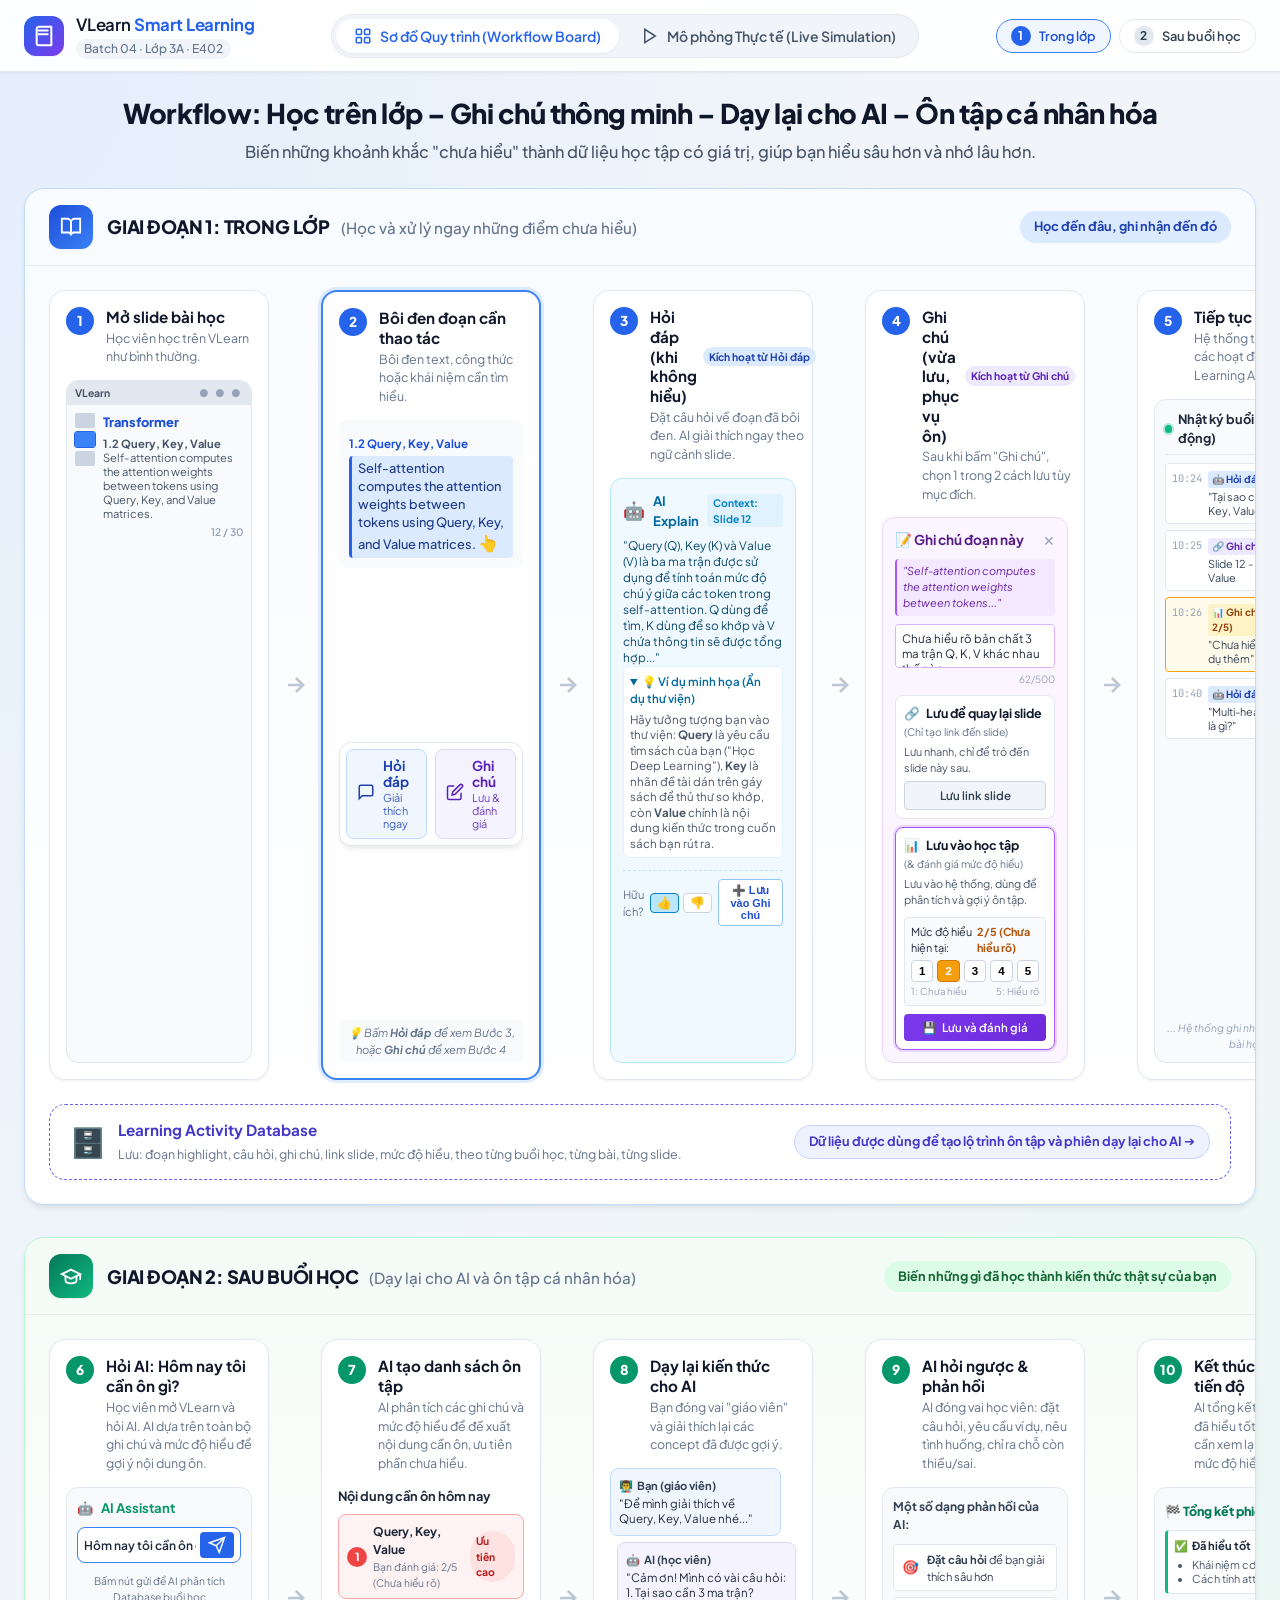
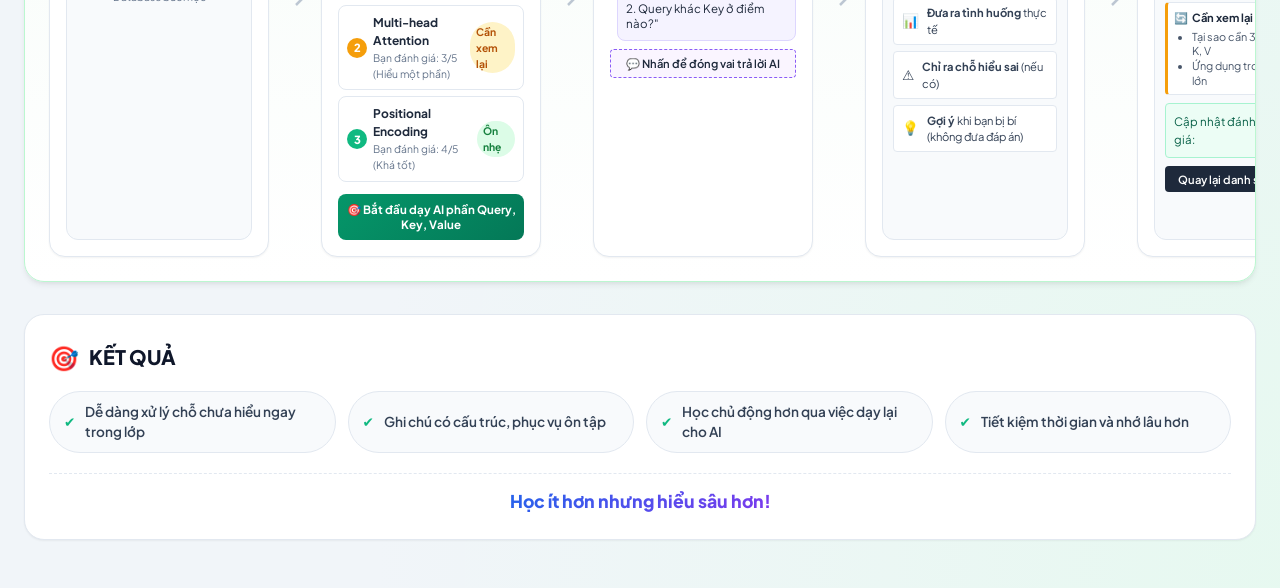
<file: index.html>
<!DOCTYPE html>
<html lang="vi">
<head>
  <meta charset="UTF-8">
  <meta name="viewport" content="width=device-width, initial-scale=1.0">
  <title>VLearn Smart Workflow - Học trên lớp & Ôn tập cá nhân hóa cùng AI</title>
  <meta name="description" content="Mockup UI tương tác cho workflow Học trên lớp - Ghi chú thông minh - Dạy lại cho AI - Ôn tập cá nhân hóa">
  <link rel="preconnect" href="https://fonts.googleapis.com">
  <link rel="preconnect" href="https://fonts.gstatic.com" crossorigin>
  <link href="https://fonts.googleapis.com/css2?family=Plus+Jakarta+Sans:wght@400;500;600;700;800&family=JetBrains+Mono:wght@400;500;600&display=swap" rel="stylesheet">
  <link rel="stylesheet" href="style.css">
</head>
<body>

  <!-- Top App Navigation / Banner -->
  <header class="main-header">
    <div class="header-content">
      <div class="brand-badge">
        <div class="brand-logo">
          <svg width="22" height="22" viewBox="0 0 24 24" fill="none" stroke="currentColor" stroke-width="2.2" stroke-linecap="round" stroke-linejoin="round">
            <path d="M4 19.5v-15A2.5 2.5 0 0 1 6.5 2H20v20H6.5a2.5 2.5 0 0 1-2.5-2.5Z"></path>
            <path d="M6 6h10"></path>
            <path d="M6 10h10"></path>
          </svg>
        </div>
        <div class="brand-text">
          <span class="brand-name">VLearn <strong>Smart Learning</strong></span>
          <span class="hackathon-tag">Batch 04 · Lớp 3A · E402</span>
        </div>
      </div>

      <!-- Mode View Toggle -->
      <div class="view-switcher" role="tablist">
        <button id="btn-mode-diagram" class="switch-btn active" role="tab" aria-selected="true">
          <svg width="18" height="18" viewBox="0 0 24 24" fill="none" stroke="currentColor" stroke-width="2">
            <rect x="3" y="3" width="7" height="7" rx="1.5"></rect>
            <rect x="14" y="3" width="7" height="7" rx="1.5"></rect>
            <rect x="14" y="14" width="7" height="7" rx="1.5"></rect>
            <rect x="3" y="14" width="7" height="7" rx="1.5"></rect>
          </svg>
          Sơ đồ Quy trình (Workflow Board)
        </button>
        <button id="btn-mode-sim" class="switch-btn" role="tab" aria-selected="false">
          <svg width="18" height="18" viewBox="0 0 24 24" fill="none" stroke="currentColor" stroke-width="2">
            <polygon points="5 3 19 12 5 21 5 3"></polygon>
          </svg>
          Mô phỏng Thực tế (Live Simulation)
        </button>
      </div>

      <!-- Stage Quick Switcher -->
      <div class="stage-nav">
        <button id="nav-stage-1" class="stage-pill active" data-target="stage1">
          <span class="stage-num">1</span>
          <span>Trong lớp</span>
        </button>
        <button id="nav-stage-2" class="stage-pill" data-target="stage2">
          <span class="stage-num">2</span>
          <span>Sau buổi học</span>
        </button>
      </div>
    </div>
  </header>

  <!-- Title Section -->
  <div class="page-title-banner">
    <div class="container">
      <h1 class="main-title">
        Workflow: Học trên lớp – Ghi chú thông minh – Dạy lại cho AI – Ôn tập cá nhân hóa
      </h1>
      <p class="main-subtitle">
        Biến những khoảnh khắc "chưa hiểu" thành dữ liệu học tập có giá trị, giúp bạn hiểu sâu hơn và nhớ lâu hơn.
      </p>
    </div>
  </div>

  <main class="main-container">

    <!-- ================================================================= -->
    <!-- VIEW 1: WORKFLOW BOARD (Bố cục chuẩn xác theo sơ đồ đề bài)       -->
    <!-- ================================================================= -->
    <div id="view-diagram" class="view-panel active">

      <!-- GIAI ĐOẠN 1: TRONG LỚP -->
      <section id="diagram-stage-1" class="stage-card stage-in-class">
        <div class="stage-header">
          <div class="stage-title-wrap">
            <div class="stage-icon-box in-class">
              <svg width="22" height="22" viewBox="0 0 24 24" fill="none" stroke="currentColor" stroke-width="2">
                <path d="M2 3h6a4 4 0 0 1 4 4v14a3 3 0 0 0-3-3H2z"></path>
                <path d="M22 3h-6a4 4 0 0 0-4 4v14a3 3 0 0 1 3-3h7z"></path>
              </svg>
            </div>
            <div>
              <span class="stage-label">GIAI ĐOẠN 1: TRONG LỚP</span>
              <span class="stage-subdesc">(Học và xử lý ngay những điểm chưa hiểu)</span>
            </div>
          </div>
          <div class="stage-badge in-class">Học đến đâu, ghi nhận đến đó</div>
        </div>

        <div class="steps-grid steps-stage-1">

          <!-- BƯỚC 1: Mở slide bài học -->
          <div class="step-card" id="step-1-card">
            <div class="step-head">
              <span class="step-index">1</span>
              <div class="step-meta">
                <h3 class="step-title">Mở slide bài học</h3>
                <p class="step-desc">Học viên học trên VLearn như bình thường.</p>
              </div>
            </div>
            <div class="step-preview mini-slide-box">
              <div class="mini-app-bar">
                <span class="mini-app-title">VLearn</span>
                <span class="mini-dots">● ● ●</span>
              </div>
              <div class="mini-slide-body">
                <div class="mini-sidebar">
                  <div class="mini-thumb"></div>
                  <div class="mini-thumb active"></div>
                  <div class="mini-thumb"></div>
                </div>
                <div class="mini-slide-content">
                  <span class="slide-subject">Transformer</span>
                  <div class="slide-text-preview">
                    <strong>1.2 Query, Key, Value</strong>
                    <p>Self-attention computes the attention weights between tokens using Query, Key, and Value matrices.</p>
                  </div>
                  <span class="slide-counter">12 / 30</span>
                </div>
              </div>
            </div>
          </div>

          <div class="arrow-divider">
            <svg width="24" height="24" viewBox="0 0 24 24" fill="none" stroke="#94a3b8" stroke-width="2.5"><path d="M5 12h14M13 5l7 7-7 7"/></svg>
          </div>

          <!-- BƯỚC 2: Bôi đen đoạn cần thao tác -->
          <div class="step-card highlight-step" id="step-2-card">
            <div class="step-head">
              <span class="step-index active-index">2</span>
              <div class="step-meta">
                <h3 class="step-title">Bôi đen đoạn cần thao tác</h3>
                <p class="step-desc">Bôi đen text, công thức hoặc khái niệm cần tìm hiểu.</p>
              </div>
            </div>
            <div class="step-preview selection-box">
              <div class="selection-text-block">
                <span class="topic-tag">1.2 Query, Key, Value</span>
                <p class="highlighted-text" id="demo-highlight-text">
                  Self-attention computes the attention weights between tokens using Query, Key, and Value matrices.
                  <span class="cursor-pointer">👆</span>
                </p>
              </div>

              <!-- Thanh thao tác bước 2: Hỏi đáp & Ghi chú -->
              <div class="step-2-action-bar" id="step2-action-bar">
                <button class="act-btn btn-qa" id="trigger-step-3" title="Bấm để mở Bước 3">
                  <div class="act-icon">
                    <svg width="18" height="18" viewBox="0 0 24 24" fill="none" stroke="currentColor" stroke-width="2">
                      <path d="M21 15a2 2 0 0 1-2 2H7l-4 4V5a2 2 0 0 1 2-2h14a2 2 0 0 1 2 2z"></path>
                    </svg>
                  </div>
                  <div class="act-text">
                    <strong>Hỏi đáp</strong>
                    <small>Giải thích ngay</small>
                  </div>
                </button>

                <button class="act-btn btn-note" id="trigger-step-4" title="Bấm để mở Bước 4">
                  <div class="act-icon">
                    <svg width="18" height="18" viewBox="0 0 24 24" fill="none" stroke="currentColor" stroke-width="2">
                      <path d="M11 4H4a2 2 0 0 0-2 2v14a2 2 0 0 0 2 2h14a2 2 0 0 0 2-2v-7"></path>
                      <path d="M18.5 2.5a2.121 2.121 0 0 1 3 3L12 15l-4 1 1-4 9.5-9.5z"></path>
                    </svg>
                  </div>
                  <div class="act-text">
                    <strong>Ghi chú</strong>
                    <small>Lưu & đánh giá</small>
                  </div>
                </button>
              </div>
              <div class="action-hint">💡 Bấm <strong>Hỏi đáp</strong> để xem Bước 3, hoặc <strong>Ghi chú</strong> để xem Bước 4</div>
            </div>
          </div>

          <div class="arrow-divider">
            <svg width="24" height="24" viewBox="0 0 24 24" fill="none" stroke="#94a3b8" stroke-width="2.5"><path d="M5 12h14M13 5l7 7-7 7"/></svg>
          </div>

          <!-- BƯỚC 3: Hỏi đáp (Khi không hiểu) -->
          <div class="step-card preview-step" id="step-3-card">
            <div class="step-head">
              <span class="step-index">3</span>
              <div class="step-meta">
                <div class="step-title-row">
                  <h3 class="step-title">Hỏi đáp (khi không hiểu)</h3>
                  <span class="trigger-tag tag-qa">Kích hoạt từ Hỏi đáp</span>
                </div>
                <p class="step-desc">Đặt câu hỏi về đoạn đã bôi đen. AI giải thích ngay theo ngữ cảnh slide.</p>
              </div>
            </div>
            <div class="step-preview ai-explain-card" id="ai-explain-content">
              <div class="ai-card-header">
                <div class="ai-avatar">🤖</div>
                <span class="ai-title">AI Explain</span>
                <span class="ai-live-badge">Context: Slide 12</span>
              </div>
              <div class="ai-card-body">
                <p class="ai-summary">
                  "Query (Q), Key (K) và Value (V) là ba ma trận được sử dụng để tính toán mức độ chú ý giữa các token trong self-attention. Q dùng để tìm, K dùng để so khớp và V chứa thông tin sẽ được tổng hợp..."
                </p>
                <details class="ai-expandable" open>
                  <summary>
                    <span>💡 Ví dụ minh họa (Ẩn dụ thư viện)</span>
                  </summary>
                  <div class="expand-content">
                    Hãy tưởng tượng bạn vào thư viện: <strong>Query</strong> là yêu cầu tìm sách của bạn ("Học Deep Learning"), <strong>Key</strong> là nhãn đề tài dán trên gáy sách để thủ thư so khớp, còn <strong>Value</strong> chính là nội dung kiến thức trong cuốn sách bạn rút ra.
                  </div>
                </details>
              </div>
              <div class="ai-card-footer">
                <span class="feedback-txt">Hữu ích?</span>
                <div class="feedback-btns">
                  <button class="icon-thumb active" id="btn-thumb-up" title="Hữu ích">👍</button>
                  <button class="icon-thumb" id="btn-thumb-down" title="Chưa hữu ích">👎</button>
                </div>
                <button class="btn-quick-save" id="btn-save-ai-to-note">➕ Lưu vào Ghi chú</button>
              </div>
            </div>
          </div>

          <div class="arrow-divider">
            <svg width="24" height="24" viewBox="0 0 24 24" fill="none" stroke="#94a3b8" stroke-width="2.5"><path d="M5 12h14M13 5l7 7-7 7"/></svg>
          </div>

          <!-- BƯỚC 4: Ghi chú (vừa lưu, vừa phục vụ ôn tập) -->
          <div class="step-card preview-step" id="step-4-card">
            <div class="step-head">
              <span class="step-index">4</span>
              <div class="step-meta">
                <div class="step-title-row">
                  <h3 class="step-title">Ghi chú (vừa lưu, phục vụ ôn)</h3>
                  <span class="trigger-tag tag-note">Kích hoạt từ Ghi chú</span>
                </div>
                <p class="step-desc">Sau khi bấm "Ghi chú", chọn 1 trong 2 cách lưu tùy mục đích.</p>
              </div>
            </div>
            <div class="step-preview note-modal-preview">
              <div class="note-box-header">
                <div class="note-box-title">
                  <span class="note-icon">📝</span>
                  <strong>Ghi chú đoạn này</strong>
                </div>
                <button class="mini-close-btn" title="Đóng preview">✕</button>
              </div>
              <div class="quote-pill">
                "Self-attention computes the attention weights between tokens..."
              </div>
              <textarea id="mock-note-input" class="mock-textarea" rows="2" placeholder="Nhập ghi chú của bạn...">Chưa hiểu rõ bản chất 3 ma trận Q, K, V khác nhau thế nào</textarea>
              <div class="char-count">62/500</div>

              <!-- Hai lựa chọn lưu -->
              <div class="save-choices-grid">
                <!-- Cách 1 -->
                <div class="save-choice-card choice-link">
                  <div class="choice-head">
                    <span class="choice-icon">🔗</span>
                    <strong class="choice-title">Lưu để quay lại slide</strong>
                  </div>
                  <p class="choice-sub">(Chỉ tạo link đến slide)</p>
                  <p class="choice-desc">Lưu nhanh, chỉ để trỏ đến slide này sau.</p>
                  <button class="btn-choice btn-choice-link" id="btn-save-slide-link">Lưu link slide</button>
                </div>

                <!-- Cách 2 -->
                <div class="save-choice-card choice-learn selected">
                  <div class="choice-head">
                    <span class="choice-icon">📊</span>
                    <strong class="choice-title">Lưu vào học tập</strong>
                  </div>
                  <p class="choice-sub">(& đánh giá mức độ hiểu)</p>
                  <p class="choice-desc">Lưu vào hệ thống, dùng để phân tích và gợi ý ôn tập.</p>
                  
                  <div class="rating-picker">
                    <div class="rating-label-row">
                      <span>Mức độ hiểu hiện tại:</span>
                      <strong id="rating-text-status" class="status-warning">2/5 (Chưa hiểu rõ)</strong>
                    </div>
                    <div class="rating-stars" id="rating-stars-container">
                      <button class="rate-btn" data-val="1" title="Chưa hiểu">1</button>
                      <button class="rate-btn active" data-val="2" title="Chưa hiểu rõ">2</button>
                      <button class="rate-btn" data-val="3" title="Hiểu một phần">3</button>
                      <button class="rate-btn" data-val="4" title="Khá tốt">4</button>
                      <button class="rate-btn" data-val="5" title="Hiểu rõ">5</button>
                    </div>
                    <div class="rating-legend">
                      <span>1: Chưa hiểu</span>
                      <span>5: Hiểu rõ</span>
                    </div>
                  </div>

                  <button class="btn-choice btn-choice-learn" id="btn-save-and-evaluate">
                    <span class="btn-icon">💾</span> Lưu và đánh giá
                  </button>
                </div>
              </div>
            </div>
          </div>

          <div class="arrow-divider">
            <svg width="24" height="24" viewBox="0 0 24 24" fill="none" stroke="#94a3b8" stroke-width="2.5"><path d="M5 12h14M13 5l7 7-7 7"/></svg>
          </div>

          <!-- BƯỚC 5: Tiếp tục học -->
          <div class="step-card" id="step-5-card">
            <div class="step-head">
              <span class="step-index">5</span>
              <div class="step-meta">
                <h3 class="step-title">Tiếp tục học</h3>
                <p class="step-desc">Hệ thống tự động lưu lại các hoạt động vào Learning Activity.</p>
              </div>
            </div>
            <div class="step-preview activity-log-box">
              <div class="activity-header">
                <span class="live-pulse"></span>
                <strong>Nhật ký buổi học (tự động)</strong>
              </div>
              <ul class="activity-list" id="diagram-activity-list">
                <li class="act-item">
                  <span class="act-time">10:24</span>
                  <div class="act-body">
                    <span class="act-type badge-qa">🤖 Hỏi đáp</span>
                    <p class="act-detail">"Tại sao cần Query, Key, Value?"</p>
                  </div>
                </li>
                <li class="act-item">
                  <span class="act-time">10:25</span>
                  <div class="act-body">
                    <span class="act-type badge-link">🔗 Ghi chú (link slide)</span>
                    <p class="act-detail">Slide 12 - Query, Key, Value</p>
                  </div>
                </li>
                <li class="act-item highlight-entry" id="log-entry-2-5">
                  <span class="act-time">10:26</span>
                  <div class="act-body">
                    <span class="act-type badge-eval">📊 Ghi chú (đánh giá 2/5)</span>
                    <p class="act-detail">"Chưa hiểu rõ, xem ví dụ thêm"</p>
                  </div>
                </li>
                <li class="act-item">
                  <span class="act-time">10:40</span>
                  <div class="act-body">
                    <span class="act-type badge-qa">🤖 Hỏi đáp</span>
                    <p class="act-detail">"Multi-head attention là gì?"</p>
                  </div>
                </li>
              </ul>
              <div class="activity-more">... Hệ thống ghi nhận liên tục theo bài học</div>
            </div>
          </div>

        </div>

        <!-- Sợi dây kết nối với Database -->
        <div class="database-connector-bar">
          <div class="db-badge">
            <div class="db-icon">🗄️</div>
            <div class="db-text">
              <strong>Learning Activity Database</strong>
              <small>Lưu: đoạn highlight, câu hỏi, ghi chú, link slide, mức độ hiểu, theo từng buổi học, từng bài, từng slide.</small>
            </div>
          </div>
          <div class="data-flow-arrow">
            <span class="flow-label">Dữ liệu được dùng để tạo lộ trình ôn tập và phiên dạy lại cho AI ➔</span>
          </div>
        </div>
      </section>


      <!-- GIAI ĐOẠN 2: SAU BUỔI HỌC -->
      <section id="diagram-stage-2" class="stage-card stage-after-class">
        <div class="stage-header">
          <div class="stage-title-wrap">
            <div class="stage-icon-box after-class">
              <svg width="22" height="22" viewBox="0 0 24 24" fill="none" stroke="currentColor" stroke-width="2">
                <path d="M22 10v6M2 10l10-5 10 5-10 5z"></path>
                <path d="M6 12v5c0 2 2 3 6 3s6-1 6-3v-5"></path>
              </svg>
            </div>
            <div>
              <span class="stage-label">GIAI ĐOẠN 2: SAU BUỔI HỌC</span>
              <span class="stage-subdesc">(Dạy lại cho AI và ôn tập cá nhân hóa)</span>
            </div>
          </div>
          <div class="stage-badge after-class">Biến những gì đã học thành kiến thức thật sự của bạn</div>
        </div>

        <div class="steps-grid steps-stage-2">

          <!-- BƯỚC 6: Hỏi AI: Hôm nay tôi cần ôn gì? -->
          <div class="step-card" id="step-6-card">
            <div class="step-head">
              <span class="step-index after-index">6</span>
              <div class="step-meta">
                <h3 class="step-title">Hỏi AI: Hôm nay tôi cần ôn gì?</h3>
                <p class="step-desc">Học viên mở VLearn và hỏi AI. AI dựa trên toàn bộ ghi chú và mức độ hiểu để gợi ý nội dung ôn.</p>
              </div>
            </div>
            <div class="step-preview chat-prompt-preview">
              <div class="chat-assistant-head">
                <div class="assistant-avatar">🤖</div>
                <strong>AI Assistant</strong>
              </div>
              <div class="prompt-box">
                <input type="text" id="mock-query-input" value="Hôm nay tôi cần ôn gì?" readonly>
                <button class="btn-send-prompt" id="btn-trigger-review-list" title="Gửi yêu cầu">
                  <svg width="18" height="18" viewBox="0 0 24 24" fill="none" stroke="currentColor" stroke-width="2">
                    <line x1="22" y1="2" x2="11" y2="13"></line>
                    <polygon points="22 2 15 22 11 13 2 9 22 2"></polygon>
                  </svg>
                </button>
              </div>
              <div class="prompt-note">Bấm nút gửi để AI phân tích Database buổi học</div>
            </div>
          </div>

          <div class="arrow-divider">
            <svg width="24" height="24" viewBox="0 0 24 24" fill="none" stroke="#94a3b8" stroke-width="2.5"><path d="M5 12h14M13 5l7 7-7 7"/></svg>
          </div>

          <!-- BƯỚC 7: AI tạo danh sách ôn tập -->
          <div class="step-card" id="step-7-card">
            <div class="step-head">
              <span class="step-index after-index">7</span>
              <div class="step-meta">
                <h3 class="step-title">AI tạo danh sách ôn tập</h3>
                <p class="step-desc">AI phân tích các ghi chú và mức độ hiểu để đề xuất nội dung cần ôn, ưu tiên phần chưa hiểu.</p>
              </div>
            </div>
            <div class="step-preview review-list-preview">
              <div class="review-box-title">
                <strong>Nội dung cần ôn hôm nay</strong>
              </div>
              <div class="review-items-list">
                <!-- Item 1: Ưu tiên cao -->
                <div class="review-item priority-high" id="review-item-qkv">
                  <span class="review-order order-1">1</span>
                  <div class="review-info">
                    <strong>Query, Key, Value</strong>
                    <small>Bạn đánh giá: 2/5 (Chưa hiểu rõ)</small>
                  </div>
                  <span class="badge-priority badge-high">Ưu tiên cao</span>
                </div>
                <!-- Item 2: Cần xem lại -->
                <div class="review-item priority-mid">
                  <span class="review-order order-2">2</span>
                  <div class="review-info">
                    <strong>Multi-head Attention</strong>
                    <small>Bạn đánh giá: 3/5 (Hiểu một phần)</small>
                  </div>
                  <span class="badge-priority badge-mid">Cần xem lại</span>
                </div>
                <!-- Item 3: Ôn nhẹ -->
                <div class="review-item priority-low">
                  <span class="review-order order-3">3</span>
                  <div class="review-info">
                    <strong>Positional Encoding</strong>
                    <small>Bạn đánh giá: 4/5 (Khá tốt)</small>
                  </div>
                  <span class="badge-priority badge-low">Ôn nhẹ</span>
                </div>
              </div>
              <button class="btn-start-feynman" id="btn-start-feynman">
                <span>🎯 Bắt đầu dạy AI phần Query, Key, Value</span>
              </button>
            </div>
          </div>

          <div class="arrow-divider">
            <svg width="24" height="24" viewBox="0 0 24 24" fill="none" stroke="#94a3b8" stroke-width="2.5"><path d="M5 12h14M13 5l7 7-7 7"/></svg>
          </div>

          <!-- BƯỚC 8: Dạy lại kiến thức cho AI -->
          <div class="step-card" id="step-8-card">
            <div class="step-head">
              <span class="step-index after-index">8</span>
              <div class="step-meta">
                <h3 class="step-title">Dạy lại kiến thức cho AI</h3>
                <p class="step-desc">Bạn đóng vai "giáo viên" và giải thích lại các concept đã được gợi ý.</p>
              </div>
            </div>
            <div class="step-preview roleplay-preview">
              <div class="role-interaction">
                <!-- User (Giáo viên) -->
                <div class="role-bubble user-bubble">
                  <div class="role-header">
                    <span class="role-avatar">👨‍🏫</span>
                    <strong>Bạn (giáo viên)</strong>
                  </div>
                  <p class="role-text">
                    "Để mình giải thích về Query, Key, Value nhé..."
                  </p>
                </div>
                <!-- AI (Học viên) -->
                <div class="role-bubble ai-bubble">
                  <div class="role-header">
                    <span class="role-avatar">🤖</span>
                    <strong>AI (học viên)</strong>
                  </div>
                  <p class="role-text">
                    "Cảm ơn! Mình có vài câu hỏi:<br>
                    1. Tại sao cần 3 ma trận?<br>
                    2. Query khác Key ở điểm nào?"
                  </p>
                </div>
              </div>
              <div class="quick-teach-action">
                <button class="btn-quick-reply" id="btn-demo-reply">💬 Nhấn để đóng vai trả lời AI</button>
              </div>
            </div>
          </div>

          <div class="arrow-divider">
            <svg width="24" height="24" viewBox="0 0 24 24" fill="none" stroke="#94a3b8" stroke-width="2.5"><path d="M5 12h14M13 5l7 7-7 7"/></svg>
          </div>

          <!-- BƯỚC 9: AI hỏi ngược và phản hồi -->
          <div class="step-card" id="step-9-card">
            <div class="step-head">
              <span class="step-index after-index">9</span>
              <div class="step-meta">
                <h3 class="step-title">AI hỏi ngược & phản hồi</h3>
                <p class="step-desc">AI đóng vai học viên: đặt câu hỏi, yêu cầu ví dụ, nêu tình huống, chỉ ra chỗ còn thiếu/sai.</p>
              </div>
            </div>
            <div class="step-preview socratic-preview">
              <div class="socratic-title">
                <strong>Một số dạng phản hồi của AI:</strong>
              </div>
              <ul class="socratic-list">
                <li class="socratic-item">
                  <span class="soc-icon">🎯</span>
                  <div>
                    <strong>Đặt câu hỏi</strong> để bạn giải thích sâu hơn
                  </div>
                </li>
                <li class="socratic-item">
                  <span class="soc-icon">📊</span>
                  <div>
                    <strong>Đưa ra tình huống</strong> thực tế
                  </div>
                </li>
                <li class="socratic-item">
                  <span class="soc-icon">⚠️</span>
                  <div>
                    <strong>Chỉ ra chỗ hiểu sai</strong> (nếu có)
                  </div>
                </li>
                <li class="socratic-item">
                  <span class="soc-icon">💡</span>
                  <div>
                    <strong>Gợi ý</strong> khi bạn bị bí (không đưa đáp án)
                  </div>
                </li>
              </ul>
            </div>
          </div>

          <div class="arrow-divider">
            <svg width="24" height="24" viewBox="0 0 24 24" fill="none" stroke="#94a3b8" stroke-width="2.5"><path d="M5 12h14M13 5l7 7-7 7"/></svg>
          </div>

          <!-- BƯỚC 10: Kết thúc và cập nhật tiến độ -->
          <div class="step-card" id="step-10-card">
            <div class="step-head">
              <span class="step-index after-index">10</span>
              <div class="step-meta">
                <h3 class="step-title">Kết thúc & cập nhật tiến độ</h3>
                <p class="step-desc">AI tổng kết những gì bạn đã hiểu tốt và những phần cần xem lại. Cập nhật mức độ hiểu mới.</p>
              </div>
            </div>
            <div class="step-preview summary-preview">
              <div class="summary-head">
                <span class="summary-badge">🏁 Tổng kết phiên ôn</span>
              </div>
              <div class="summary-section good-section">
                <div class="sec-title">
                  <span class="check-icon">✅</span>
                  <strong>Đã hiểu tốt</strong>
                </div>
                <ul class="sec-list">
                  <li>Khái niệm cơ bản Q, K, V</li>
                  <li>Cách tính attention score</li>
                </ul>
              </div>
              <div class="summary-section review-section">
                <div class="sec-title">
                  <span class="warn-icon">🔄</span>
                  <strong>Cần xem lại</strong>
                </div>
                <ul class="sec-list">
                  <li>Tại sao cần 3 ma trận Q, K, V</li>
                  <li>Ứng dụng trong mô hình lớn</li>
                </ul>
              </div>
              <div class="score-progress-update">
                <span>Cập nhật đánh giá:</span>
                <strong class="score-transition">2/5 ➔ <span class="score-new">4/5</span> ✨</strong>
              </div>
              <button class="btn-back-review" id="btn-back-review-list">Quay lại danh sách ôn tập</button>
            </div>
          </div>

        </div>
      </section>

      <!-- FOOTER KẾT QUẢ -->
      <footer class="results-footer">
        <div class="results-container">
          <div class="results-header">
            <div class="results-icon">🎯</div>
            <h2 class="results-title">KẾT QUẢ</h2>
          </div>
          <div class="results-grid">
            <div class="result-pill">
              <span class="pill-check">✔</span>
              <span>Dễ dàng xử lý chỗ chưa hiểu ngay trong lớp</span>
            </div>
            <div class="result-pill">
              <span class="pill-check">✔</span>
              <span>Ghi chú có cấu trúc, phục vụ ôn tập</span>
            </div>
            <div class="result-pill">
              <span class="pill-check">✔</span>
              <span>Học chủ động hơn qua việc dạy lại cho AI</span>
            </div>
            <div class="result-pill">
              <span class="pill-check">✔</span>
              <span>Tiết kiệm thời gian và nhớ lâu hơn</span>
            </div>
          </div>
          <div class="slogan-badge">
            <em>Học ít hơn nhưng hiểu sâu hơn!</em>
          </div>
        </div>
      </footer>

    </div><!-- End #view-diagram -->


    <!-- ================================================================= -->
    <!-- VIEW 2: LIVE SIMULATION (Mô phỏng app thực tế có người dùng thật)  -->
    <!-- ================================================================= -->
    <div id="view-sim" class="view-panel">
      
      <div class="sim-container">
        <!-- Stage Tabs in Simulation -->
        <div class="sim-phase-nav">
          <button class="sim-phase-btn active" id="sim-tab-inclass">
            <span class="phase-badge">Giai đoạn 1</span>
            <strong>📚 Trong lớp: Học slide & Xử lý ngay điểm khó</strong>
          </button>
          <button class="sim-phase-btn" id="sim-tab-afterclass">
            <span class="phase-badge">Giai đoạn 2</span>
            <strong>🌙 Sau buổi học: Ôn tập & Dạy lại cho AI (Feynman)</strong>
          </button>
        </div>

        <!-- SIMULATION PHASE 1: VLearn Lecture Room -->
        <div id="sim-screen-inclass" class="sim-screen active">
          
          <div class="vlearn-classroom-layout">
            <!-- Left Lecture Thumbnails -->
            <aside class="lecture-sidebar">
              <div class="sidebar-top">
                <span class="vlearn-logo">VLearn</span>
                <span class="course-code">AI-20k</span>
              </div>
              <div class="slides-thumb-list">
                <div class="thumb-card">
                  <span class="thumb-no">10</span>
                  <div class="thumb-wire">Attention Mechanism</div>
                </div>
                <div class="thumb-card">
                  <span class="thumb-no">11</span>
                  <div class="thumb-wire">Scaled Dot-Product</div>
                </div>
                <div class="thumb-card current">
                  <span class="thumb-no">12</span>
                  <div class="thumb-wire">Query, Key, Value</div>
                  <span class="active-dot"></span>
                </div>
                <div class="thumb-card">
                  <span class="thumb-no">13</span>
                  <div class="thumb-wire">Multi-head Attention</div>
                </div>
                <div class="thumb-card">
                  <span class="thumb-no">14</span>
                  <div class="thumb-wire">Positional Encoding</div>
                </div>
              </div>
            </aside>

            <!-- Center Slide Presentation Stage -->
            <main class="slide-stage">
              <div class="slide-stage-header">
                <div class="breadcrumb">
                  <span>Bài 4: Deep Learning for NLP</span> ➔ <strong>Transformer Architecture</strong>
                </div>
                <div class="slide-pagination">
                  <button class="nav-page-btn" title="Slide trước">◀</button>
                  <span class="page-current">Slide <strong>12</strong> / 30</span>
                  <button class="nav-page-btn" title="Slide sau">▶</button>
                </div>
              </div>

              <!-- Real Slide Frame -->
              <div class="actual-slide-canvas" id="slide-canvas">
                <div class="slide-watermark">VLearn LMS · Khóa K4</div>
                <h2 class="slide-heading">1.2 Query, Key, Value trong Transformer</h2>
                
                <p class="slide-lead">
                  Trong cơ chế Self-Attention, mỗi token vector đầu vào được chiếu qua 3 không gian biểu diễn khác nhau thông qua các trọng số học được $W^Q, W^K, W^V$:
                </p>

                <!-- Highlightable Text Container -->
                <div class="interactive-highlight-zone" id="selectable-text-zone">
                  <div class="highlight-text-content" id="slide-text-target">
                    Self-attention computes the attention weights between tokens using Query, Key, and Value matrices.
                  </div>

                  <!-- Floating Action Bar at Step 2 -->
                  <div class="live-action-popup" id="live-action-bar">
                    <div class="popup-arrow"></div>
                    <button class="popup-btn btn-qa-live" id="live-btn-qa">
                      <span class="btn-icon">🤖</span>
                      <div class="btn-labels">
                        <strong>Hỏi đáp</strong>
                        <small>Giải thích ngay</small>
                      </div>
                    </button>
                    <div class="divider-v"></div>
                    <button class="popup-btn btn-note-live" id="live-btn-note">
                      <span class="btn-icon">📝</span>
                      <div class="btn-labels">
                        <strong>Ghi chú</strong>
                        <small>Lưu & đánh giá</small>
                      </div>
                    </button>
                  </div>
                </div>

                <div class="slide-diagram-visual">
                  <div class="vector-box query-box">
                    <span class="vec-label">Query (Q)</span>
                    <span class="vec-desc">Vector tìm kiếm</span>
                  </div>
                  <span class="math-op">✕</span>
                  <div class="vector-box key-box">
                    <span class="vec-label">Key (K)</span>
                    <span class="vec-desc">Vector tra cứu</span>
                  </div>
                  <span class="math-op">➔ Softmax ➔</span>
                  <div class="vector-box val-box">
                    <span class="vec-label">Value (V)</span>
                    <span class="vec-desc">Vector nội dung</span>
                  </div>
                </div>

                <div class="slide-tip-box">
                  <span class="tip-icon">💡</span>
                  <span><strong>Mẹo thực hành:</strong> Hãy thử bôi đen câu định nghĩa tiếng Anh ở trên để gọi trợ lý AI giải thích hoặc lưu ghi chú đánh giá độ hiểu!</span>
                </div>
              </div>

              <!-- In-Slide Triggered Overlays (Step 3 & Step 4) -->
              
              <!-- STEP 3 DRAWER: AI EXPLAIN -->
              <div class="live-drawer-explain" id="live-step-3-drawer">
                <div class="drawer-header">
                  <div class="ai-badge-group">
                    <span class="ai-avatar-sm">🤖</span>
                    <div>
                      <h4>AI Explain (Bước 3)</h4>
                      <small>Giải thích theo ngữ cảnh Slide 12</small>
                    </div>
                  </div>
                  <button class="close-drawer-btn" id="close-step-3-drawer">✕</button>
                </div>
                <div class="drawer-body">
                  <div class="ai-speech-bubble">
                    <p>
                      <strong>Query (Q), Key (K) và Value (V)</strong> là ba ma trận được biến đổi từ từ gốc để tính toán mức độ chú ý giữa các token trong self-attention.
                    </p>
                    <ul class="key-points-list">
                      <li><strong>Q (Query):</strong> Đại diện cho "thông tin mà từ hiện tại đang tìm kiếm".</li>
                      <li><strong>K (Key):</strong> Đại diện cho "đặc trưng của từ khác" để so khớp mức độ liên quan.</li>
                      <li><strong>V (Value):</strong> Chứa nội dung thông tin thực sự sẽ được tổng hợp lại theo trọng số attention.</li>
                    </ul>
                  </div>

                  <div class="analogy-box">
                    <div class="analogy-title">📖 Ví dụ ẩn dụ đời thường:</div>
                    <p>
                      Như việc tra cứu YouTube: Bạn gõ từ khóa tìm kiếm (<strong>Query</strong>), thuật toán so khớp từ khóa này với tiêu đề/tag các video (<strong>Key</strong>), và khi tìm thấy video phù hợp nhất, bạn sẽ xem toàn bộ nội dung video đó (<strong>Value</strong>).
                    </p>
                  </div>
                </div>
                <div class="drawer-footer">
                  <div class="useful-section">
                    <span>Bạn thấy hữu ích chứ?</span>
                    <button class="btn-pill-thumb active">👍 Rất rõ</button>
                    <button class="btn-pill-thumb">👎 Cần ví dụ khác</button>
                  </div>
                  <button class="btn-primary-action" id="drawer-save-to-notes-btn">
                    📝 Chuyển sang Bước 4: Lưu ghi chú & đánh giá
                  </button>
                </div>
              </div>

              <!-- STEP 4 MODAL: GHI CHÚ ĐOẠN NÀY -->
              <div class="live-modal-backdrop" id="live-step-4-modal">
                <div class="live-modal-content">
                  <div class="modal-head">
                    <div class="modal-title-wrap">
                      <span class="modal-icon">📝</span>
                      <div>
                        <h3>Ghi chú đoạn này (Bước 4)</h3>
                        <small>Vừa lưu làm tư liệu, vừa phục vụ thuật toán ôn tập thông minh</small>
                      </div>
                    </div>
                    <button class="close-modal-btn" id="close-step-4-modal">✕</button>
                  </div>

                  <div class="modal-body">
                    <div class="quoted-reference">
                      <span class="quote-sign">“</span>
                      <p>Self-attention computes the attention weights between tokens using Query, Key, and Value matrices.</p>
                    </div>

                    <div class="form-group">
                      <label for="live-note-textarea">Ghi chú cá nhân của bạn:</label>
                      <textarea id="live-note-textarea" rows="3" placeholder="Nhập suy nghĩ, thắc mắc hoặc ghi nhớ của bạn...">Chưa hiểu rõ bản chất 3 ma trận Q, K, V khác nhau thế nào, cần xem lại ví dụ</textarea>
                      <div class="char-indicator">74/500 ký tự</div>
                    </div>

                    <div class="two-way-save-container">
                      <div class="save-method-card" id="card-save-link">
                        <div class="method-head">
                          <span class="m-icon">🔗</span>
                          <div>
                            <strong>Lưu để quay lại slide</strong>
                            <span class="m-sub">Chỉ tạo link đến slide</span>
                          </div>
                        </div>
                        <p class="m-desc">Lưu nhanh, chỉ để bookmark trỏ đến slide 12 khi cần đọc lại.</p>
                        <button class="btn-method btn-outline" id="btn-do-save-link">
                          Lưu link slide
                        </button>
                      </div>

                      <div class="save-method-card active" id="card-save-study">
                        <div class="method-badge">Khuyên dùng</div>
                        <div class="method-head">
                          <span class="m-icon">📊</span>
                          <div>
                            <strong>Lưu vào học tập</strong>
                            <span class="m-sub">& đánh giá mức độ hiểu</span>
                          </div>
                        </div>
                        <p class="m-desc">Lưu vào hệ thống, dùng để phân tích và gợi ý ôn tập thông minh.</p>
                        
                        <div class="rating-selector-block">
                          <span class="rating-title">Mức độ hiểu hiện tại:</span>
                          <div class="star-group" id="live-star-group">
                            <button class="star-btn" data-val="1">1</button>
                            <button class="star-btn active" data-val="2">2</button>
                            <button class="star-btn" data-val="3">3</button>
                            <button class="star-btn" data-val="4">4</button>
                            <button class="star-btn" data-val="5">5</button>
                          </div>
                          <div class="star-caption" id="live-star-caption">
                            <span>1: Chưa hiểu</span>
                            <strong class="curr-val-label">2/5 (Chưa hiểu rõ)</strong>
                            <span>5: Hiểu rõ</span>
                          </div>
                        </div>

                        <button class="btn-method btn-solid-accent" id="btn-do-save-study">
                          💾 Lưu và đánh giá mức độ 2/5
                        </button>
                      </div>
                    </div>
                  </div>
                </div>
              </div>

            </main>

            <!-- Right Activity Log (Step 5) -->
            <aside class="activity-sidebar">
              <div class="sidebar-header">
                <div class="header-left">
                  <span class="live-dot"></span>
                  <h4>Nhật ký buổi học (Bước 5)</h4>
                </div>
                <span class="auto-tag">Tự động</span>
              </div>
              <p class="sidebar-sub">Ghi nhận liên tục mọi hoạt động học tập:</p>

              <div class="live-activity-stream" id="live-activity-stream">
                <div class="stream-card stream-qa">
                  <div class="stream-time">10:24</div>
                  <div class="stream-body">
                    <span class="stream-tag tag-blue">🤖 Hỏi đáp</span>
                    <p class="stream-msg">"Tại sao cần Query, Key, Value?"</p>
                  </div>
                </div>

                <div class="stream-card stream-link">
                  <div class="stream-time">10:25</div>
                  <div class="stream-body">
                    <span class="stream-tag tag-purple">🔗 Ghi chú (link slide)</span>
                    <p class="stream-msg">Slide 12 - Query, Key, Value</p>
                  </div>
                </div>

                <div class="stream-card stream-eval highlight-pulse" id="live-stream-2-5">
                  <div class="stream-time">10:26</div>
                  <div class="stream-body">
                    <span class="stream-tag tag-amber">📊 Ghi chú (đánh giá 2/5)</span>
                    <p class="stream-msg">"Chưa hiểu rõ, xem ví dụ thêm"</p>
                  </div>
                </div>

                <div class="stream-card stream-qa">
                  <div class="stream-time">10:40</div>
                  <div class="stream-body">
                    <span class="stream-tag tag-blue">🤖 Hỏi đáp</span>
                    <p class="stream-msg">"Multi-head attention là gì?"</p>
                  </div>
                </div>
              </div>

              <!-- Go to Phase 2 Prompt -->
              <div class="shift-phase-card">
                <div class="shift-icon">🌙</div>
                <div class="shift-text">
                  <strong>Đã kết thúc buổi học?</strong>
                  <p>Dữ liệu đã sẵn sàng trong Database để bắt đầu phiên ôn tập cá nhân hóa.</p>
                </div>
                <button class="btn-shift-phase" id="btn-go-phase-2">
                  Chuyển sang Giai đoạn 2 (Sau buổi học) ➔
                </button>
              </div>
            </aside>
          </div>

        </div><!-- End #sim-screen-inclass -->


        <!-- SIMULATION PHASE 2: After Class - Teach AI & Review -->
        <div id="sim-screen-afterclass" class="sim-screen">
          
          <div class="afterclass-layout">
            
            <!-- Left Column: AI Review Recommendation (Steps 6 & 7) -->
            <section class="afterclass-left">
              
              <!-- STEP 6: Ask AI -->
              <div class="widget-card">
                <div class="widget-header">
                  <span class="widget-num">6</span>
                  <div>
                    <h4>Hỏi AI: Hôm nay tôi cần ôn gì?</h4>
                    <small>Dựa trên toàn bộ ghi chú và mức độ hiểu từ buổi học</small>
                  </div>
                </div>
                <div class="chat-input-sim">
                  <input type="text" id="sim-ask-input" value="Hôm nay tôi cần ôn gì?" class="sim-query-field">
                  <button class="btn-send-sim" id="btn-sim-send-ask">
                    <span>Gửi</span>
                    <svg width="16" height="16" viewBox="0 0 24 24" fill="none" stroke="currentColor" stroke-width="2"><line x1="22" y1="2" x2="11" y2="13"/><polygon points="22 2 15 22 11 13 2 9 22 2"/></svg>
                  </button>
                </div>
              </div>

              <!-- STEP 7: AI Review List -->
              <div class="widget-card" id="sim-step-7-box">
                <div class="widget-header">
                  <span class="widget-num">7</span>
                  <div>
                    <h4>AI tạo danh sách ôn tập</h4>
                    <small>Ưu tiên theo mức độ hiểu thấp nhất</small>
                  </div>
                </div>

                <div class="review-plan-list">
                  <!-- Item 1 -->
                  <div class="plan-card priority-red active" id="plan-card-qkv">
                    <div class="plan-left">
                      <span class="plan-badge-no">1</span>
                      <div class="plan-info">
                        <strong>Query, Key, Value</strong>
                        <span class="plan-rating">Bạn đánh giá: <span class="rating-pill red">2/5 (Chưa hiểu rõ)</span></span>
                      </div>
                    </div>
                    <div class="plan-right">
                      <span class="status-tag red">Ưu tiên cao</span>
                      <button class="btn-choose-teach" id="btn-select-qkv">Đang chọn</button>
                    </div>
                  </div>

                  <!-- Item 2 -->
                  <div class="plan-card priority-yellow">
                    <div class="plan-left">
                      <span class="plan-badge-no">2</span>
                      <div class="plan-info">
                        <strong>Multi-head Attention</strong>
                        <span class="plan-rating">Bạn đánh giá: <span class="rating-pill yellow">3/5 (Hiểu một phần)</span></span>
                      </div>
                    </div>
                    <div class="plan-right">
                      <span class="status-tag yellow">Cần xem lại</span>
                    </div>
                  </div>

                  <!-- Item 3 -->
                  <div class="plan-card priority-green">
                    <div class="plan-left">
                      <span class="plan-badge-no">3</span>
                      <div class="plan-info">
                        <strong>Positional Encoding</strong>
                        <span class="plan-rating">Bạn đánh giá: <span class="rating-pill green">4/5 (Khá tốt)</span></span>
                      </div>
                    </div>
                    <div class="plan-right">
                      <span class="status-tag green">Ôn nhẹ</span>
                    </div>
                  </div>
                </div>

                <div class="feynman-callout">
                  <span class="callout-icon">💡</span>
                  <span><strong>Phương pháp Feynman:</strong> Cách tốt nhất để nắm vững kiến thức là giải thích lại nó cho một người khác (ở đây là AI) hiểu!</span>
                </div>
              </div>

            </section>

            <!-- Center Column: Feynman Interactive Classroom (Steps 8 & 9) -->
            <section class="afterclass-center">
              
              <div class="feynman-chat-panel">
                <div class="chat-panel-header">
                  <div class="roleplay-badge">
                    <span class="icon">👨‍🏫</span>
                    <div>
                      <h4>Bước 8 & 9: Dạy lại kiến thức cho AI</h4>
                      <small>Chủ đề: <strong>Query, Key, Value</strong> · Bạn là "Giáo viên" · AI là "Học viên"</small>
                    </div>
                  </div>
                  <div class="ai-mode-tag">Phương pháp Socratic</div>
                </div>

                <!-- Chat Message Stream -->
                <div class="feynman-messages" id="feynman-messages-container">
                  <!-- User teacher message -->
                  <div class="msg-row msg-teacher">
                    <div class="msg-avatar">👨‍🏫</div>
                    <div class="msg-content">
                      <div class="msg-author">Bạn (Giáo viên)</div>
                      <div class="msg-bubble">
                        "Để mình giải thích về Query, Key, Value nhé! Trong Self-attention, mỗi từ sẽ được biểu diễn qua 3 ma trận Q, K, V để tính trọng số chú ý giữa các từ với nhau."
                      </div>
                    </div>
                  </div>

                  <!-- AI Student message -->
                  <div class="msg-row msg-student">
                    <div class="msg-avatar">🤖</div>
                    <div class="msg-content">
                      <div class="msg-author">AI (Học viên tò mò)</div>
                      <div class="msg-bubble">
                        "Cảm ơn thầy! Em hiểu ý tổng quan rồi, nhưng em vẫn còn 2 chỗ thắc mắc:
                        <br><br>
                        <strong>1. Tại sao nhất thiết phải cần đến 3 ma trận riêng biệt mà không dùng luôn 1 vector của từ?</strong><br>
                        <strong>2. Query khác Key ở điểm nào khi so khớp?</strong>"
                      </div>
                    </div>
                  </div>

                  <!-- Dynamically appended conversation will go here -->
                </div>

                <!-- Teacher Reply Interactive Panel -->
                <div class="teacher-reply-panel">
                  <div class="reply-presets-title">
                    <span>Chọn câu trả lời của giáo viên để dạy AI:</span>
                  </div>
                  <div class="reply-options-list">
                    <button class="btn-reply-option" id="btn-reply-1">
                      🗣️ <em>"Vì 3 ma trận tách biệt các vai trò: Q là từ đi tìm, K là từ được tìm, V là thông tin mang theo..."</em>
                    </button>
                    <button class="btn-reply-option" id="btn-reply-2">
                      🗣️ <em>"Nếu chỉ dùng 1 vector thì một từ so với chính nó luôn có điểm cao nhất, mô hình không học được ngữ cảnh phong phú..."</em>
                    </button>
                  </div>
                  
                  <div class="custom-reply-bar">
                    <input type="text" id="custom-teach-input" placeholder="Hoặc nhập lời giải thích của bạn để dạy AI...">
                    <button class="btn-send-custom" id="btn-send-teach">Giảng bài</button>
                  </div>
                </div>

              </div>

            </section>

            <!-- Right Column: AI Feedback & Step 10 Summary -->
            <section class="afterclass-right">
              
              <!-- STEP 9: Socratic feedback types -->
              <div class="widget-card socratic-guide-card">
                <div class="widget-header">
                  <span class="widget-num">9</span>
                  <div>
                    <h4>AI hỏi ngược & phản hồi</h4>
                    <small>4 dạng phản hồi thông minh</small>
                  </div>
                </div>
                <div class="feedback-types-pills">
                  <div class="fb-pill active">
                    <span class="fb-icon">🎯</span>
                    <strong>Đặt câu hỏi sâu hơn</strong>
                  </div>
                  <div class="fb-pill">
                    <span class="fb-icon">📊</span>
                    <strong>Tình huống thực tế</strong>
                  </div>
                  <div class="fb-pill">
                    <span class="fb-icon">⚠️</span>
                    <strong>Chỉ ra chỗ thiếu/sai</strong>
                  </div>
                  <div class="fb-pill">
                    <span class="fb-icon">💡</span>
                    <strong>Gợi ý khi bí</strong>
                  </div>
                </div>
              </div>

              <!-- STEP 10: Session Conclusion & Mastery Update -->
              <div class="widget-card summary-widget" id="sim-step-10-box">
                <div class="widget-header">
                  <span class="widget-num">10</span>
                  <div>
                    <h4>Kết thúc & Cập nhật tiến độ</h4>
                    <small>Đánh giá năng lực sau phiên dạy</small>
                  </div>
                </div>

                <div class="mastery-card">
                  <div class="mastery-header">
                    <span class="cup-icon">🏆</span>
                    <strong>Tổng kết phiên dạy AI</strong>
                  </div>

                  <div class="mastery-group understand-well">
                    <div class="group-title">
                      <span class="icon">✅</span>
                      <strong>Đã hiểu tốt:</strong>
                    </div>
                    <ul>
                      <li>Khái niệm cơ bản ma trận Q, K, V</li>
                      <li>Cách tính Attention Score bằng tích vô hướng</li>
                    </ul>
                  </div>

                  <div class="mastery-group need-review">
                    <div class="group-title">
                      <span class="icon">🔄</span>
                      <strong>Cần xem lại thêm:</strong>
                    </div>
                    <ul>
                      <li>Ứng dụng thực tế trong mô hình kích thước lớn</li>
                    </ul>
                  </div>

                  <div class="mastery-delta">
                    <span class="delta-label">Cập nhật mức độ hiểu mới:</span>
                    <div class="delta-numbers">
                      <span class="old-score">2/5 (Chưa hiểu rõ)</span>
                      <span class="arrow-right">➔</span>
                      <span class="new-score">4/5 (Khá tốt) ✨</span>
                    </div>
                  </div>

                  <button class="btn-return-plan" id="btn-finish-and-refresh">
                    Quay lại danh sách ôn tập
                  </button>
                </div>
              </div>

            </section>

          </div>

        </div><!-- End #sim-screen-afterclass -->

      </div>

    </div><!-- End #view-sim -->

  </main>

  <script src="app.js"></script>
</body>
</html>
</file>
<file: style.css>
/* ==========================================================================
   VLEARN SMART WORKFLOW - DESIGN SYSTEM & STYLESHEET
   Aesthetics: Modern SaaS / EdTech, Clean, Vibrant, Glassmorphism, Micro-interactions
   ========================================================================== */

:root {
  /* Brand Palettes */
  --primary-50: #eff6ff;
  --primary-100: #dbeafe;
  --primary-200: #bfdbfe;
  --primary-500: #3b82f6;
  --primary-600: #2563eb;
  --primary-700: #1d4ed8;

  /* Stage 1: Trong lớp (Blue / Indigo Theme) */
  --stage1-bg: #f8fbff;
  --stage1-border: #bfdbfe;
  --stage1-badge-bg: #dbeafe;
  --stage1-badge-txt: #1e40af;
  --stage1-icon-bg: #2563eb;

  /* Stage 2: Sau buổi học (Teal / Emerald Theme) */
  --stage2-bg: #f5fbf8;
  --stage2-border: #bbf7d0;
  --stage2-badge-bg: #dcfce7;
  --stage2-badge-txt: #166534;
  --stage2-icon-bg: #059669;

  /* Accent & Status Colors */
  --purple-500: #8b5cf6;
  --purple-600: #7c3aed;
  --amber-500: #f59e0b;
  --amber-600: #d97706;
  --rose-500: #ef4444;
  --rose-600: #dc2626;
  --emerald-500: #10b981;

  /* Neutrals */
  --slate-50: #f8fafc;
  --slate-100: #f1f5f9;
  --slate-200: #e2e8f0;
  --slate-300: #cbd5e1;
  --slate-400: #94a3b8;
  --slate-500: #64748b;
  --slate-600: #475569;
  --slate-700: #334155;
  --slate-800: #1e293b;
  --slate-900: #0f172a;

  /* Elevation Shadows */
  --shadow-sm: 0 1px 2px 0 rgba(0, 0, 0, 0.05);
  --shadow-md: 0 4px 6px -1px rgba(0, 0, 0, 0.07), 0 2px 4px -2px rgba(0, 0, 0, 0.05);
  --shadow-lg: 0 10px 15px -3px rgba(0, 0, 0, 0.08), 0 4px 6px -4px rgba(0, 0, 0, 0.04);
  --shadow-xl: 0 20px 25px -5px rgba(0, 0, 0, 0.1), 0 8px 10px -6px rgba(0, 0, 0, 0.05);
  --shadow-glow-blue: 0 0 20px rgba(37, 99, 235, 0.25);
  --shadow-glow-purple: 0 0 20px rgba(124, 58, 237, 0.25);

  --radius-sm: 8px;
  --radius-md: 12px;
  --radius-lg: 16px;
  --radius-xl: 20px;
  --radius-full: 9999px;

  --transition: all 0.22s cubic-bezier(0.16, 1, 0.3, 1);
}

/* Base Reset */
*, *::before, *::after {
  box-sizing: border-box;
  margin: 0;
  padding: 0;
}

body {
  font-family: 'Plus Jakarta Sans', system-ui, -apple-system, sans-serif;
  background: #f1f5f9;
  background-image: 
    radial-gradient(at 0% 0%, rgba(219, 234, 254, 0.6) 0px, transparent 50%),
    radial-gradient(at 100% 100%, rgba(220, 252, 231, 0.5) 0px, transparent 50%);
  color: var(--slate-800);
  line-height: 1.5;
  -webkit-font-smoothing: antialiased;
  min-height: 100vh;
}

/* Scrollbar */
::-webkit-scrollbar {
  width: 8px;
  height: 8px;
}
::-webkit-scrollbar-track {
  background: #f1f5f9;
}
::-webkit-scrollbar-thumb {
  background: #cbd5e1;
  border-radius: 4px;
}
::-webkit-scrollbar-thumb:hover {
  background: #94a3b8;
}

/* ==========================================================================
   HEADER & NAVIGATION
   ========================================================================== */
.main-header {
  position: sticky;
  top: 0;
  z-index: 100;
  background: rgba(255, 255, 255, 0.92);
  backdrop-filter: blur(12px);
  border-bottom: 1px solid var(--slate-200);
  box-shadow: var(--shadow-sm);
}

.header-content {
  max-width: 1440px;
  margin: 0 auto;
  padding: 12px 24px;
  display: flex;
  align-items: center;
  justify-content: space-between;
  gap: 16px;
  flex-wrap: wrap;
}

.brand-badge {
  display: flex;
  align-items: center;
  gap: 12px;
}

.brand-logo {
  width: 40px;
  height: 40px;
  border-radius: var(--radius-md);
  background: linear-gradient(135deg, var(--primary-600), var(--purple-600));
  color: #fff;
  display: flex;
  align-items: center;
  justify-content: center;
  box-shadow: var(--shadow-sm);
}

.brand-text {
  display: flex;
  flex-direction: column;
}

.brand-name {
  font-size: 1.05rem;
  font-weight: 600;
  color: var(--slate-900);
  letter-spacing: -0.01em;
}

.brand-name strong {
  color: var(--primary-600);
}

.hackathon-tag {
  font-size: 0.75rem;
  font-weight: 500;
  color: var(--slate-500);
  background: var(--slate-100);
  padding: 1px 8px;
  border-radius: var(--radius-full);
  display: inline-block;
  width: fit-content;
  margin-top: 2px;
}

/* Mode Switcher Tabs */
.view-switcher {
  display: flex;
  background: var(--slate-100);
  padding: 4px;
  border-radius: var(--radius-full);
  border: 1px solid var(--slate-200);
  gap: 4px;
}

.switch-btn {
  display: inline-flex;
  align-items: center;
  gap: 8px;
  padding: 8px 18px;
  border-radius: var(--radius-full);
  font-family: inherit;
  font-size: 0.875rem;
  font-weight: 600;
  border: none;
  background: transparent;
  color: var(--slate-600);
  cursor: pointer;
  transition: var(--transition);
}

.switch-btn:hover {
  color: var(--slate-900);
}

.switch-btn.active {
  background: #ffffff;
  color: var(--primary-600);
  box-shadow: var(--shadow-sm);
}

/* Stage Jump Buttons */
.stage-nav {
  display: flex;
  align-items: center;
  gap: 8px;
}

.stage-pill {
  display: inline-flex;
  align-items: center;
  gap: 8px;
  padding: 6px 14px;
  border-radius: var(--radius-full);
  border: 1px solid var(--slate-200);
  background: #ffffff;
  font-family: inherit;
  font-size: 0.8rem;
  font-weight: 600;
  color: var(--slate-700);
  cursor: pointer;
  transition: var(--transition);
}

.stage-pill .stage-num {
  width: 20px;
  height: 20px;
  border-radius: var(--radius-full);
  background: var(--slate-200);
  color: var(--slate-700);
  font-size: 0.75rem;
  display: flex;
  align-items: center;
  justify-content: center;
  font-weight: 700;
}

.stage-pill.active {
  border-color: var(--primary-500);
  background: var(--primary-50);
  color: var(--primary-700);
}

.stage-pill.active .stage-num {
  background: var(--primary-600);
  color: #fff;
}

/* ==========================================================================
   TITLE BANNER
   ========================================================================== */
.page-title-banner {
  padding: 24px 24px 16px;
  text-align: center;
}

.page-title-banner .container {
  max-width: 1100px;
  margin: 0 auto;
}

.main-title {
  font-size: 1.7rem;
  font-weight: 800;
  color: var(--slate-900);
  letter-spacing: -0.02em;
  line-height: 1.3;
  margin-bottom: 8px;
}

.main-subtitle {
  font-size: 1.02rem;
  color: var(--slate-600);
  font-weight: 500;
}

/* Main Container */
.main-container {
  max-width: 1440px;
  margin: 0 auto;
  padding: 8px 24px 48px;
}

.view-panel {
  display: none;
}

.view-panel.active {
  display: block;
  animation: fadeIn 0.3s ease-in-out;
}

@keyframes fadeIn {
  from { opacity: 0; transform: translateY(6px); }
  to { opacity: 1; transform: translateY(0); }
}

/* ==========================================================================
   VIEW 1: WORKFLOW BOARD (DIAGRAM VIEW)
   ========================================================================== */
.stage-card {
  border-radius: var(--radius-xl);
  background: #ffffff;
  box-shadow: var(--shadow-md);
  margin-bottom: 32px;
  overflow: hidden;
  border: 1.5px solid transparent;
  transition: var(--transition);
}

.stage-in-class {
  border-color: var(--stage1-border);
  background: linear-gradient(180deg, #f8fbff 0%, #ffffff 100%);
}

.stage-after-class {
  border-color: var(--stage2-border);
  background: linear-gradient(180deg, #f4fbf7 0%, #ffffff 100%);
}

.stage-header {
  padding: 16px 24px;
  display: flex;
  align-items: center;
  justify-content: space-between;
  border-bottom: 1px solid rgba(0, 0, 0, 0.06);
  flex-wrap: wrap;
  gap: 12px;
}

.stage-title-wrap {
  display: flex;
  align-items: center;
  gap: 14px;
}

.stage-icon-box {
  width: 44px;
  height: 44px;
  border-radius: var(--radius-md);
  color: #fff;
  display: flex;
  align-items: center;
  justify-content: center;
  box-shadow: var(--shadow-sm);
}

.stage-icon-box.in-class {
  background: linear-gradient(135deg, #1d4ed8, #3b82f6);
}

.stage-icon-box.after-class {
  background: linear-gradient(135deg, #047857, #10b981);
}

.stage-label {
  font-size: 1.15rem;
  font-weight: 800;
  color: var(--slate-900);
  margin-right: 8px;
  letter-spacing: -0.01em;
}

.stage-subdesc {
  font-size: 0.95rem;
  color: var(--slate-500);
  font-weight: 500;
}

.stage-badge {
  font-size: 0.8rem;
  font-weight: 700;
  padding: 6px 14px;
  border-radius: var(--radius-full);
}

.stage-badge.in-class {
  background: var(--stage1-badge-bg);
  color: var(--stage1-badge-txt);
}

.stage-badge.after-class {
  background: var(--stage2-badge-bg);
  color: var(--stage2-badge-txt);
}

/* Steps Grid */
.steps-grid {
  display: flex;
  padding: 24px;
  gap: 14px;
  align-items: stretch;
  overflow-x: auto;
}

.step-card {
  flex: 1 1 240px;
  min-width: 220px;
  background: #ffffff;
  border: 1px solid var(--slate-200);
  border-radius: var(--radius-lg);
  padding: 16px;
  display: flex;
  flex-direction: column;
  box-shadow: var(--shadow-sm);
  transition: var(--transition);
}

.step-card:hover {
  transform: translateY(-3px);
  box-shadow: var(--shadow-md);
  border-color: var(--primary-300);
}

.step-head {
  display: flex;
  align-items: flex-start;
  gap: 12px;
  margin-bottom: 14px;
}

.step-index {
  width: 28px;
  height: 28px;
  border-radius: var(--radius-full);
  background: var(--primary-600);
  color: #fff;
  font-size: 0.85rem;
  font-weight: 800;
  display: flex;
  align-items: center;
  justify-content: center;
  flex-shrink: 0;
}

.step-index.after-index {
  background: var(--stage2-icon-bg);
}

.step-title {
  font-size: 0.95rem;
  font-weight: 700;
  color: var(--slate-900);
  line-height: 1.3;
}

.step-desc {
  font-size: 0.78rem;
  color: var(--slate-500);
  margin-top: 2px;
}

.arrow-divider {
  display: flex;
  align-items: center;
  justify-content: center;
  flex-shrink: 0;
  opacity: 0.6;
}

/* Step 1: Mini Slide Preview */
.mini-slide-box {
  background: #f8fafc;
  border: 1px solid var(--slate-200);
  border-radius: var(--radius-md);
  overflow: hidden;
  font-size: 0.75rem;
  display: flex;
  flex-direction: column;
  flex-grow: 1;
}

.mini-app-bar {
  background: #e2e8f0;
  padding: 4px 8px;
  display: flex;
  justify-content: space-between;
  align-items: center;
  font-size: 0.65rem;
  font-weight: 700;
  color: var(--slate-600);
}

.mini-dots {
  letter-spacing: 2px;
  color: #94a3b8;
}

.mini-slide-body {
  display: flex;
  padding: 8px;
  gap: 8px;
  min-height: 110px;
}

.mini-sidebar {
  display: flex;
  flex-direction: column;
  gap: 4px;
}

.mini-thumb {
  width: 20px;
  height: 15px;
  background: #cbd5e1;
  border-radius: 2px;
}

.mini-thumb.active {
  background: var(--primary-500);
  outline: 1.5px solid var(--primary-600);
}

.mini-slide-content {
  flex: 1;
  display: flex;
  flex-direction: column;
  justify-content: space-between;
}

.slide-subject {
  font-weight: 800;
  font-size: 0.8rem;
  color: var(--primary-700);
}

.slide-text-preview {
  margin: 4px 0;
  font-size: 0.7rem;
  color: var(--slate-600);
  line-height: 1.25;
}

.slide-counter {
  align-self: flex-end;
  font-size: 0.65rem;
  font-weight: 600;
  color: var(--slate-400);
}

/* ==========================================================================
   STEP 2: BÔI ĐEN & THANH CÔNG CỤ (CORE HIGHLIGHT REQUIREMENT)
   ========================================================================== */
.step-card.highlight-step {
  border: 2px solid var(--primary-500);
  background: #ffffff;
  box-shadow: 0 0 0 3px rgba(59, 130, 246, 0.15);
  position: relative;
}

.selection-box {
  display: flex;
  flex-direction: column;
  justify-content: space-between;
  flex-grow: 1;
  gap: 12px;
}

.selection-text-block {
  background: #f8fafc;
  border-radius: var(--radius-sm);
  padding: 10px;
  border: 1px dashed var(--primary-300);
}

.topic-tag {
  display: inline-block;
  font-size: 0.72rem;
  font-weight: 700;
  color: var(--primary-700);
  margin-bottom: 4px;
}

.highlighted-text {
  font-size: 0.8rem;
  line-height: 1.4;
  background: #dbeafe;
  color: #1e3a8a;
  padding: 4px 6px;
  border-radius: 4px;
  font-weight: 500;
  border-left: 3px solid var(--primary-600);
  cursor: pointer;
  transition: var(--transition);
}

.highlighted-text:hover {
  background: #bfdbfe;
}

.cursor-pointer {
  display: inline-block;
  animation: bounce 1.4s infinite;
  font-size: 1rem;
}

@keyframes bounce {
  0%, 100% { transform: translateY(0); }
  50% { transform: translateY(-4px); }
}

/* The Step 2 Floating Action Bar */
.step-2-action-bar {
  display: flex;
  gap: 8px;
  background: #ffffff;
  padding: 6px;
  border-radius: var(--radius-md);
  border: 1.5px solid var(--slate-200);
  box-shadow: var(--shadow-md);
}

.act-btn {
  flex: 1;
  display: flex;
  align-items: center;
  gap: 8px;
  padding: 8px 10px;
  border-radius: var(--radius-sm);
  border: 1px solid transparent;
  font-family: inherit;
  cursor: pointer;
  transition: var(--transition);
  text-align: left;
}

.act-btn:hover {
  transform: translateY(-2px);
}

.act-btn.btn-qa {
  background: #eff6ff;
  border-color: #bfdbfe;
  color: #1e40af;
}

.act-btn.btn-qa:hover {
  background: #dbeafe;
  border-color: #93c5fd;
  box-shadow: 0 4px 10px rgba(59, 130, 246, 0.25);
}

.act-btn.btn-note {
  background: #f5f3ff;
  border-color: #ddd6fe;
  color: #5b21b6;
}

.act-btn.btn-note:hover {
  background: #ede9fe;
  border-color: #c4b5fd;
  box-shadow: 0 4px 10px rgba(124, 58, 237, 0.25);
}

.act-icon {
  flex-shrink: 0;
}

.act-text strong {
  display: block;
  font-size: 0.85rem;
  line-height: 1.2;
}

.act-text small {
  display: block;
  font-size: 0.68rem;
  opacity: 0.85;
}

.action-hint {
  font-size: 0.7rem;
  color: var(--slate-500);
  text-align: center;
  font-style: italic;
  background: var(--slate-50);
  padding: 4px;
  border-radius: 4px;
}

/* ==========================================================================
   STEP 3: HỎI ĐÁP (AI EXPLAIN)
   ========================================================================== */
.step-title-row {
  display: flex;
  align-items: center;
  justify-content: space-between;
  gap: 6px;
}

.trigger-tag {
  font-size: 0.65rem;
  font-weight: 700;
  padding: 2px 6px;
  border-radius: var(--radius-full);
  white-space: nowrap;
}

.tag-qa {
  background: #dbeafe;
  color: #1e40af;
}

.tag-note {
  background: #ede9fe;
  color: #5b21b6;
}

.ai-explain-card {
  background: #f0f9ff;
  border: 1.5px solid #bae6fd;
  border-radius: var(--radius-md);
  padding: 12px;
  display: flex;
  flex-direction: column;
  gap: 8px;
  flex-grow: 1;
}

.ai-card-header {
  display: flex;
  align-items: center;
  gap: 8px;
  font-size: 0.82rem;
  font-weight: 700;
  color: #0369a1;
}

.ai-avatar {
  font-size: 1.1rem;
}

.ai-live-badge {
  font-size: 0.65rem;
  background: #e0f2fe;
  color: #0284c7;
  padding: 1px 6px;
  border-radius: 4px;
  margin-left: auto;
}

.ai-summary {
  font-size: 0.74rem;
  line-height: 1.35;
  color: #0c4a6e;
}

.ai-expandable {
  font-size: 0.72rem;
  background: #ffffff;
  border: 1px solid #e0f2fe;
  border-radius: 6px;
  padding: 6px;
  cursor: pointer;
}

.ai-expandable summary {
  font-weight: 600;
  color: #0369a1;
}

.expand-content {
  margin-top: 4px;
  line-height: 1.35;
  color: var(--slate-600);
}

.ai-card-footer {
  display: flex;
  align-items: center;
  justify-content: space-between;
  margin-top: 4px;
  padding-top: 8px;
  border-top: 1px dashed #bae6fd;
  gap: 6px;
}

.feedback-txt {
  font-size: 0.7rem;
  color: var(--slate-500);
}

.feedback-btns {
  display: flex;
  gap: 4px;
}

.icon-thumb {
  background: #fff;
  border: 1px solid #cbd5e1;
  border-radius: 4px;
  padding: 2px 6px;
  font-size: 0.75rem;
  cursor: pointer;
}

.icon-thumb.active {
  background: #bae6fd;
  border-color: #0284c7;
}

.btn-quick-save {
  font-size: 0.68rem;
  font-weight: 600;
  background: #ffffff;
  border: 1px solid #93c5fd;
  color: #1d4ed8;
  padding: 4px 8px;
  border-radius: 4px;
  cursor: pointer;
}

/* ==========================================================================
   STEP 4: GHI CHÚ ĐOẠN NÀY (2 LỰA CHỌN LƯU)
   ========================================================================== */
.note-modal-preview {
  background: #faf5ff;
  border: 1.5px solid #e9d5ff;
  border-radius: var(--radius-md);
  padding: 12px;
  display: flex;
  flex-direction: column;
  gap: 8px;
  flex-grow: 1;
}

.note-box-header {
  display: flex;
  align-items: center;
  justify-content: space-between;
  font-size: 0.85rem;
  color: #581c87;
}

.mini-close-btn {
  background: none;
  border: none;
  font-size: 0.85rem;
  color: var(--slate-400);
  cursor: pointer;
}

.quote-pill {
  font-size: 0.68rem;
  color: #6b21a8;
  background: #f3e8ff;
  padding: 4px 6px;
  border-radius: 4px;
  border-left: 2px solid #a855f7;
  font-style: italic;
}

.mock-textarea {
  width: 100%;
  font-family: inherit;
  font-size: 0.72rem;
  padding: 6px;
  border-radius: 4px;
  border: 1px solid #d8b4fe;
  background: #fff;
  color: var(--slate-800);
  resize: none;
}

.char-count {
  font-size: 0.62rem;
  color: var(--slate-400);
  text-align: right;
  margin-top: -4px;
}

.save-choices-grid {
  display: flex;
  flex-direction: column;
  gap: 8px;
}

.save-choice-card {
  background: #fff;
  border: 1.5px solid var(--slate-200);
  border-radius: var(--radius-sm);
  padding: 8px;
  display: flex;
  flex-direction: column;
  gap: 4px;
  transition: var(--transition);
}

.save-choice-card.selected {
  border-color: #a855f7;
  box-shadow: 0 0 0 2px rgba(168, 85, 247, 0.2);
}

.choice-head {
  display: flex;
  align-items: center;
  gap: 6px;
  font-size: 0.78rem;
  color: var(--slate-900);
}

.choice-sub {
  font-size: 0.65rem;
  color: var(--slate-500);
  margin-top: -2px;
}

.choice-desc {
  font-size: 0.68rem;
  color: var(--slate-600);
}

.rating-picker {
  background: #f8fafc;
  border-radius: 4px;
  padding: 6px;
  margin: 4px 0;
  border: 1px solid var(--slate-200);
}

.rating-label-row {
  display: flex;
  justify-content: space-between;
  font-size: 0.68rem;
  margin-bottom: 4px;
}

.status-warning {
  color: #b45309;
}

.rating-stars {
  display: flex;
  gap: 4px;
  justify-content: space-between;
}

.rate-btn {
  flex: 1;
  background: #fff;
  border: 1px solid #cbd5e1;
  border-radius: 4px;
  font-weight: 700;
  font-size: 0.72rem;
  padding: 4px 0;
  cursor: pointer;
  transition: var(--transition);
}

.rate-btn:hover {
  background: #f1f5f9;
}

.rate-btn.active {
  background: #f59e0b;
  color: #fff;
  border-color: #d97706;
}

.rating-legend {
  display: flex;
  justify-content: space-between;
  font-size: 0.6rem;
  color: var(--slate-400);
  margin-top: 2px;
}

.btn-choice {
  font-family: inherit;
  font-size: 0.72rem;
  font-weight: 600;
  padding: 6px;
  border-radius: 4px;
  border: none;
  cursor: pointer;
  transition: var(--transition);
  text-align: center;
}

.btn-choice-link {
  background: #f1f5f9;
  color: var(--slate-700);
  border: 1px solid var(--slate-300);
}

.btn-choice-link:hover {
  background: #e2e8f0;
}

.btn-choice-learn {
  background: linear-gradient(135deg, #7c3aed, #6d28d9);
  color: #fff;
  display: flex;
  align-items: center;
  justify-content: center;
  gap: 6px;
}

.btn-choice-learn:hover {
  box-shadow: 0 4px 10px rgba(109, 40, 217, 0.3);
}

/* ==========================================================================
   STEP 5: TIẾP TỤC HỌC (ACTIVITY LOG)
   ========================================================================== */
.activity-log-box {
  background: #f8fafc;
  border: 1px solid var(--slate-200);
  border-radius: var(--radius-md);
  padding: 10px;
  display: flex;
  flex-direction: column;
  gap: 8px;
  flex-grow: 1;
}

.activity-header {
  display: flex;
  align-items: center;
  gap: 6px;
  font-size: 0.8rem;
  color: var(--slate-800);
  border-bottom: 1px solid var(--slate-200);
  padding-bottom: 6px;
}

.live-pulse {
  width: 8px;
  height: 8px;
  border-radius: var(--radius-full);
  background: #10b981;
  box-shadow: 0 0 0 2px rgba(16, 185, 129, 0.3);
  animation: pulseDot 2s infinite;
}

@keyframes pulseDot {
  0% { transform: scale(0.95); opacity: 0.8; }
  50% { transform: scale(1.3); opacity: 1; }
  100% { transform: scale(0.95); opacity: 0.8; }
}

.activity-list {
  list-style: none;
  display: flex;
  flex-direction: column;
  gap: 6px;
}

.act-item {
  display: flex;
  gap: 6px;
  font-size: 0.7rem;
  background: #fff;
  padding: 6px;
  border-radius: 4px;
  border: 1px solid var(--slate-200);
}

.act-item.highlight-entry {
  border-color: #f59e0b;
  background: #fffbeb;
}

.act-time {
  font-family: 'JetBrains Mono', monospace;
  font-size: 0.65rem;
  color: var(--slate-400);
  flex-shrink: 0;
  margin-top: 1px;
}

.act-type {
  font-size: 0.62rem;
  font-weight: 700;
  padding: 1px 4px;
  border-radius: 3px;
  display: inline-block;
  margin-bottom: 2px;
}

.badge-qa {
  background: #dbeafe;
  color: #1e40af;
}

.badge-link {
  background: #ede9fe;
  color: #5b21b6;
}

.badge-eval {
  background: #fef3c7;
  color: #92400e;
}

.act-detail {
  font-size: 0.68rem;
  color: var(--slate-700);
  line-height: 1.25;
}

.activity-more {
  font-size: 0.65rem;
  color: var(--slate-400);
  text-align: center;
  font-style: italic;
  margin-top: auto;
}

/* Middle Database Bar */
.database-connector-bar {
  margin: 0 24px 24px;
  background: #ffffff;
  border: 1.5px dashed #6366f1;
  border-radius: var(--radius-lg);
  padding: 14px 20px;
  display: flex;
  align-items: center;
  justify-content: space-between;
  gap: 16px;
  flex-wrap: wrap;
}

.db-badge {
  display: flex;
  align-items: center;
  gap: 12px;
}

.db-icon {
  font-size: 1.8rem;
}

.db-text strong {
  display: block;
  font-size: 0.95rem;
  color: #4338ca;
}

.db-text small {
  color: var(--slate-500);
  font-size: 0.78rem;
}

.data-flow-arrow {
  background: #eef2ff;
  border: 1px solid #c7d2fe;
  color: #4338ca;
  font-size: 0.8rem;
  font-weight: 700;
  padding: 6px 14px;
  border-radius: var(--radius-full);
}

/* ==========================================================================
   STAGE 2: SAU BUỔI HỌC (STEPS 6 - 10)
   ========================================================================== */
.steps-stage-2 .step-card:hover {
  border-color: #34d399;
}

/* Step 6: Chat Prompt */
.chat-prompt-preview {
  background: #f8fafc;
  border: 1px solid var(--slate-200);
  border-radius: var(--radius-md);
  padding: 10px;
  display: flex;
  flex-direction: column;
  gap: 10px;
  flex-grow: 1;
}

.chat-assistant-head {
  display: flex;
  align-items: center;
  gap: 8px;
  font-size: 0.82rem;
  color: var(--stage2-icon-bg);
}

.prompt-box {
  display: flex;
  gap: 4px;
  background: #fff;
  border: 1.5px solid var(--primary-500);
  border-radius: var(--radius-sm);
  padding: 4px 6px;
}

.prompt-box input {
  border: none;
  background: transparent;
  width: 100%;
  font-family: inherit;
  font-size: 0.75rem;
  color: var(--slate-800);
  font-weight: 600;
}

.prompt-box input:focus {
  outline: none;
}

.btn-send-prompt {
  background: var(--primary-600);
  border: none;
  border-radius: 4px;
  color: #fff;
  padding: 4px 8px;
  cursor: pointer;
  display: flex;
  align-items: center;
  justify-content: center;
}

.prompt-note {
  font-size: 0.65rem;
  color: var(--slate-500);
  text-align: center;
}

/* Step 7: Review List */
.review-list-preview {
  display: flex;
  flex-direction: column;
  gap: 8px;
  flex-grow: 1;
}

.review-box-title {
  font-size: 0.8rem;
  font-weight: 700;
  color: var(--slate-800);
}

.review-items-list {
  display: flex;
  flex-direction: column;
  gap: 6px;
}

.review-item {
  display: flex;
  align-items: center;
  justify-content: space-between;
  padding: 8px;
  border-radius: var(--radius-sm);
  border: 1px solid var(--slate-200);
  background: #fff;
  gap: 6px;
}

.review-item.priority-high {
  border-color: #fca5a5;
  background: #fef2f2;
}

.review-order {
  width: 20px;
  height: 20px;
  border-radius: var(--radius-full);
  display: flex;
  align-items: center;
  justify-content: center;
  font-size: 0.7rem;
  font-weight: 800;
  color: #fff;
  flex-shrink: 0;
}

.order-1 { background: #ef4444; }
.order-2 { background: #f59e0b; }
.order-3 { background: #10b981; }

.review-info strong {
  display: block;
  font-size: 0.75rem;
  color: var(--slate-800);
}

.review-info small {
  display: block;
  font-size: 0.65rem;
  color: var(--slate-500);
}

.badge-priority {
  font-size: 0.65rem;
  font-weight: 700;
  padding: 2px 6px;
  border-radius: var(--radius-full);
}

.badge-high { background: #fee2e2; color: #b91c1c; }
.badge-mid { background: #fef3c7; color: #b45309; }
.badge-low { background: #dcfce7; color: #15803d; }

.btn-start-feynman {
  background: linear-gradient(135deg, #059669, #047857);
  border: none;
  color: #fff;
  font-family: inherit;
  font-size: 0.72rem;
  font-weight: 700;
  padding: 8px;
  border-radius: var(--radius-sm);
  cursor: pointer;
  margin-top: 4px;
}

/* Step 8: Roleplay */
.roleplay-preview {
  display: flex;
  flex-direction: column;
  gap: 8px;
  flex-grow: 1;
}

.role-interaction {
  display: flex;
  flex-direction: column;
  gap: 6px;
}

.role-bubble {
  border-radius: var(--radius-sm);
  padding: 8px;
  font-size: 0.72rem;
}

.user-bubble {
  background: #eff6ff;
  border: 1px solid #bfdbfe;
  align-self: flex-start;
  max-width: 92%;
}

.ai-bubble {
  background: #f5f3ff;
  border: 1px solid #ddd6fe;
  align-self: flex-end;
  max-width: 96%;
}

.role-header {
  display: flex;
  align-items: center;
  gap: 4px;
  margin-bottom: 2px;
  font-size: 0.7rem;
  color: var(--slate-700);
}

.role-text {
  line-height: 1.35;
  color: var(--slate-800);
}

.btn-quick-reply {
  width: 100%;
  font-family: inherit;
  font-size: 0.7rem;
  font-weight: 600;
  padding: 6px;
  border-radius: 4px;
  border: 1px dashed var(--purple-500);
  background: #faf5ff;
  color: var(--purple-700);
  cursor: pointer;
}

/* Step 9: Socratic AI */
.socratic-preview {
  background: #f8fafc;
  border: 1px solid var(--slate-200);
  border-radius: var(--radius-md);
  padding: 10px;
  display: flex;
  flex-direction: column;
  gap: 6px;
  flex-grow: 1;
}

.socratic-title {
  font-size: 0.75rem;
  color: var(--slate-700);
  margin-bottom: 4px;
}

.socratic-list {
  list-style: none;
  display: flex;
  flex-direction: column;
  gap: 6px;
}

.socratic-item {
  display: flex;
  align-items: center;
  gap: 8px;
  background: #fff;
  padding: 6px 8px;
  border-radius: 4px;
  border: 1px solid var(--slate-200);
  font-size: 0.7rem;
  color: var(--slate-700);
}

.soc-icon {
  font-size: 0.85rem;
}

/* Step 10: Summary */
.summary-preview {
  background: #f8fafc;
  border: 1px solid var(--slate-200);
  border-radius: var(--radius-md);
  padding: 10px;
  display: flex;
  flex-direction: column;
  gap: 8px;
  flex-grow: 1;
}

.summary-badge {
  font-size: 0.78rem;
  font-weight: 800;
  color: #047857;
}

.summary-section {
  background: #fff;
  border-radius: 4px;
  padding: 6px;
  border: 1px solid var(--slate-200);
  font-size: 0.7rem;
}

.good-section { border-left: 3px solid #10b981; }
.review-section { border-left: 3px solid #f59e0b; }

.sec-title {
  display: flex;
  align-items: center;
  gap: 4px;
  margin-bottom: 4px;
  color: var(--slate-800);
}

.sec-list {
  margin-left: 18px;
  font-size: 0.68rem;
  color: var(--slate-600);
  line-height: 1.35;
}

.score-progress-update {
  display: flex;
  justify-content: space-between;
  align-items: center;
  background: #ecfdf5;
  border: 1px solid #a7f3d0;
  padding: 6px 8px;
  border-radius: 4px;
  font-size: 0.72rem;
  color: #065f46;
}

.score-transition {
  font-size: 0.85rem;
}

.score-new {
  color: #059669;
  font-weight: 800;
}

.btn-back-review {
  background: #1e293b;
  color: #fff;
  border: none;
  font-family: inherit;
  font-size: 0.7rem;
  font-weight: 600;
  padding: 6px;
  border-radius: 4px;
  cursor: pointer;
}

/* ==========================================================================
   RESULTS FOOTER
   ========================================================================== */
.results-footer {
  background: #ffffff;
  border: 1.5px solid var(--slate-200);
  border-radius: var(--radius-xl);
  padding: 24px;
  box-shadow: var(--shadow-sm);
}

.results-header {
  display: flex;
  align-items: center;
  gap: 10px;
  margin-bottom: 16px;
}

.results-icon {
  font-size: 1.5rem;
}

.results-title {
  font-size: 1.25rem;
  font-weight: 800;
  color: var(--slate-900);
  letter-spacing: -0.01em;
}

.results-grid {
  display: grid;
  grid-template-columns: repeat(auto-fit, minmax(240px, 1fr));
  gap: 12px;
  margin-bottom: 20px;
}

.result-pill {
  display: flex;
  align-items: center;
  gap: 10px;
  background: #f8fafc;
  border: 1px solid var(--slate-200);
  padding: 10px 14px;
  border-radius: var(--radius-full);
  font-size: 0.85rem;
  font-weight: 600;
  color: var(--slate-700);
}

.pill-check {
  color: #10b981;
  font-weight: 800;
}

.slogan-badge {
  text-align: center;
  padding-top: 14px;
  border-top: 1px dashed var(--slate-200);
}

.slogan-badge em {
  font-size: 1.1rem;
  font-weight: 800;
  color: var(--primary-600);
  font-style: normal;
  background: linear-gradient(135deg, var(--primary-600), var(--purple-600));
  -webkit-background-clip: text;
  -webkit-text-fill-color: transparent;
}


/* ==========================================================================
   VIEW 2: LIVE SIMULATION STYLES
   ========================================================================== */
.sim-container {
  display: flex;
  flex-direction: column;
  gap: 20px;
}

.sim-phase-nav {
  display: flex;
  gap: 12px;
  background: #ffffff;
  padding: 8px;
  border-radius: var(--radius-xl);
  border: 1px solid var(--slate-200);
  box-shadow: var(--shadow-sm);
}

.sim-phase-btn {
  flex: 1;
  display: flex;
  align-items: center;
  gap: 12px;
  padding: 12px 18px;
  border-radius: var(--radius-lg);
  border: 1.5px solid transparent;
  background: #f8fafc;
  font-family: inherit;
  cursor: pointer;
  transition: var(--transition);
  color: var(--slate-600);
  text-align: left;
}

.sim-phase-btn:hover {
  background: #f1f5f9;
}

.sim-phase-btn.active {
  background: #eff6ff;
  border-color: var(--primary-500);
  color: var(--primary-700);
  box-shadow: var(--shadow-sm);
}

.phase-badge {
  font-size: 0.75rem;
  font-weight: 700;
  background: rgba(0, 0, 0, 0.06);
  padding: 2px 8px;
  border-radius: var(--radius-full);
}

.sim-screen {
  display: none;
}

.sim-screen.active {
  display: block;
  animation: fadeIn 0.25s ease-out;
}

/* Classroom 3-column Layout */
.vlearn-classroom-layout {
  display: grid;
  grid-template-columns: 200px 1fr 320px;
  gap: 18px;
  align-items: start;
}

@media (max-width: 1200px) {
  .vlearn-classroom-layout {
    grid-template-columns: 1fr;
  }
}

/* Left Thumbnails */
.lecture-sidebar {
  background: #ffffff;
  border-radius: var(--radius-lg);
  border: 1px solid var(--slate-200);
  padding: 14px;
  box-shadow: var(--shadow-sm);
}

.sidebar-top {
  display: flex;
  justify-content: space-between;
  align-items: center;
  margin-bottom: 14px;
  padding-bottom: 10px;
  border-bottom: 1px solid var(--slate-200);
}

.vlearn-logo {
  font-weight: 800;
  color: var(--primary-600);
  font-size: 1.1rem;
}

.course-code {
  font-size: 0.72rem;
  background: var(--slate-100);
  padding: 2px 6px;
  border-radius: 4px;
  font-weight: 600;
  color: var(--slate-600);
}

.slides-thumb-list {
  display: flex;
  flex-direction: column;
  gap: 8px;
}

.thumb-card {
  display: flex;
  align-items: center;
  gap: 8px;
  padding: 8px 10px;
  border-radius: var(--radius-sm);
  background: #f8fafc;
  border: 1px solid var(--slate-200);
  font-size: 0.75rem;
  position: relative;
  cursor: pointer;
  transition: var(--transition);
}

.thumb-card:hover {
  background: #f1f5f9;
}

.thumb-card.current {
  background: #eff6ff;
  border-color: var(--primary-500);
  font-weight: 700;
  color: var(--primary-700);
}

.thumb-no {
  font-weight: 800;
  color: var(--slate-400);
  font-size: 0.7rem;
}

.thumb-card.current .thumb-no {
  color: var(--primary-600);
}

.active-dot {
  width: 6px;
  height: 6px;
  border-radius: 50%;
  background: var(--primary-600);
  margin-left: auto;
}

/* Center Slide Stage */
.slide-stage {
  background: #ffffff;
  border-radius: var(--radius-xl);
  border: 1px solid var(--slate-200);
  box-shadow: var(--shadow-md);
  padding: 24px;
  position: relative;
}

.slide-stage-header {
  display: flex;
  justify-content: space-between;
  align-items: center;
  padding-bottom: 16px;
  margin-bottom: 16px;
  border-bottom: 1px solid var(--slate-200);
  font-size: 0.85rem;
  color: var(--slate-600);
}

.slide-pagination {
  display: flex;
  align-items: center;
  gap: 8px;
}

.nav-page-btn {
  background: var(--slate-100);
  border: 1px solid var(--slate-200);
  border-radius: 4px;
  padding: 2px 8px;
  cursor: pointer;
}

/* Real Slide Canvas */
.actual-slide-canvas {
  background: #ffffff;
  border: 1px solid var(--slate-200);
  border-radius: var(--radius-lg);
  padding: 28px;
  position: relative;
  box-shadow: var(--shadow-sm);
}

.slide-watermark {
  position: absolute;
  top: 12px;
  right: 16px;
  font-size: 0.7rem;
  color: var(--slate-400);
  font-weight: 600;
}

.slide-heading {
  font-size: 1.4rem;
  font-weight: 800;
  color: var(--slate-900);
  margin-bottom: 14px;
}

.slide-lead {
  font-size: 0.95rem;
  color: var(--slate-600);
  margin-bottom: 20px;
}

/* Interactive Text Zone */
.interactive-highlight-zone {
  position: relative;
  margin-bottom: 24px;
}

.highlight-text-content {
  font-size: 1.05rem;
  line-height: 1.6;
  padding: 12px 16px;
  background: #dbeafe;
  color: #1e3a8a;
  border-radius: var(--radius-md);
  border-left: 4px solid var(--primary-600);
  font-weight: 600;
  cursor: text;
  box-shadow: 0 0 0 2px rgba(59, 130, 246, 0.2);
}

/* Step 2 Live Floating Action Bar */
.live-action-popup {
  position: absolute;
  bottom: calc(100% + 12px);
  left: 50%;
  transform: translateX(-50%);
  background: #1e293b;
  border-radius: var(--radius-lg);
  padding: 6px;
  display: flex;
  align-items: center;
  gap: 6px;
  box-shadow: var(--shadow-xl), 0 0 0 1px rgba(255, 255, 255, 0.15);
  z-index: 50;
  animation: popIn 0.2s cubic-bezier(0.16, 1, 0.3, 1);
}

@keyframes popIn {
  from { opacity: 0; transform: translate(-50%, 8px) scale(0.95); }
  to { opacity: 1; transform: translate(-50%, 0) scale(1); }
}

.popup-arrow {
  position: absolute;
  top: 100%;
  left: 50%;
  transform: translateX(-50%);
  width: 0;
  height: 0;
  border-left: 7px solid transparent;
  border-right: 7px solid transparent;
  border-top: 7px solid #1e293b;
}

.popup-btn {
  display: flex;
  align-items: center;
  gap: 10px;
  padding: 8px 14px;
  border-radius: var(--radius-md);
  border: none;
  font-family: inherit;
  cursor: pointer;
  transition: var(--transition);
  text-align: left;
}

.popup-btn .btn-icon {
  font-size: 1.25rem;
}

.btn-labels strong {
  display: block;
  font-size: 0.9rem;
  line-height: 1.2;
}

.btn-labels small {
  display: block;
  font-size: 0.7rem;
  opacity: 0.8;
}

.btn-qa-live {
  background: #2563eb;
  color: #ffffff;
}

.btn-qa-live:hover {
  background: #1d4ed8;
  transform: translateY(-1px);
  box-shadow: 0 4px 12px rgba(37, 99, 235, 0.4);
}

.btn-note-live {
  background: #7c3aed;
  color: #ffffff;
}

.btn-note-live:hover {
  background: #6d28d9;
  transform: translateY(-1px);
  box-shadow: 0 4px 12px rgba(124, 58, 237, 0.4);
}

.divider-v {
  width: 1px;
  height: 28px;
  background: rgba(255, 255, 255, 0.2);
}

/* Slide Diagram Visual */
.slide-diagram-visual {
  display: flex;
  align-items: center;
  justify-content: center;
  gap: 12px;
  background: #f8fafc;
  padding: 20px;
  border-radius: var(--radius-md);
  border: 1px solid var(--slate-200);
  margin-bottom: 20px;
  flex-wrap: wrap;
}

.vector-box {
  padding: 12px 18px;
  border-radius: var(--radius-md);
  text-align: center;
  display: flex;
  flex-direction: column;
}

.query-box { background: #dbeafe; border: 1.5px solid #93c5fd; color: #1e40af; }
.key-box { background: #fef3c7; border: 1.5px solid #fde68a; color: #92400e; }
.val-box { background: #dcfce7; border: 1.5px solid #bbf7d0; color: #166534; }

.vec-label { font-weight: 800; font-size: 0.95rem; }
.vec-desc { font-size: 0.72rem; opacity: 0.85; }

.math-op {
  font-weight: 800;
  color: var(--slate-400);
  font-size: 0.9rem;
}

.slide-tip-box {
  display: flex;
  align-items: center;
  gap: 10px;
  background: #eff6ff;
  border-radius: var(--radius-md);
  padding: 10px 14px;
  font-size: 0.82rem;
  color: #1e40af;
  border: 1px solid #bfdbfe;
}

/* ==========================================================================
   LIVE OVERLAY: STEP 3 DRAWER (AI EXPLAIN)
   ========================================================================== */
.live-drawer-explain {
  position: absolute;
  top: 0;
  right: 0;
  bottom: 0;
  width: 380px;
  background: #ffffff;
  border-left: 2px solid #38bdf8;
  box-shadow: -10px 0 25px rgba(0, 0, 0, 0.1);
  border-radius: 0 var(--radius-xl) var(--radius-xl) 0;
  z-index: 60;
  display: none;
  flex-direction: column;
  padding: 20px;
  animation: slideInRight 0.25s ease-out;
}

.live-drawer-explain.open {
  display: flex;
}

@keyframes slideInRight {
  from { transform: translateX(100%); }
  to { transform: translateX(0); }
}

.drawer-header {
  display: flex;
  justify-content: space-between;
  align-items: center;
  margin-bottom: 16px;
  padding-bottom: 12px;
  border-bottom: 1px solid var(--slate-200);
}

.ai-badge-group {
  display: flex;
  align-items: center;
  gap: 10px;
}

.ai-avatar-sm {
  font-size: 1.6rem;
}

.ai-badge-group h4 {
  font-size: 1rem;
  color: #0369a1;
}

.close-drawer-btn {
  background: var(--slate-100);
  border: none;
  border-radius: 50%;
  width: 28px;
  height: 28px;
  font-weight: 700;
  color: var(--slate-500);
  cursor: pointer;
}

.close-drawer-btn:hover {
  background: var(--slate-200);
  color: var(--slate-800);
}

.drawer-body {
  flex: 1;
  overflow-y: auto;
  display: flex;
  flex-direction: column;
  gap: 14px;
}

.ai-speech-bubble {
  background: #f0f9ff;
  border: 1px solid #bae6fd;
  border-radius: var(--radius-md);
  padding: 14px;
  font-size: 0.85rem;
  line-height: 1.5;
  color: #0c4a6e;
}

.key-points-list {
  margin-top: 10px;
  margin-left: 18px;
  display: flex;
  flex-direction: column;
  gap: 6px;
}

.analogy-box {
  background: #f8fafc;
  border: 1px dashed var(--slate-300);
  border-radius: var(--radius-md);
  padding: 12px;
  font-size: 0.82rem;
  color: var(--slate-700);
}

.analogy-title {
  font-weight: 700;
  color: var(--primary-700);
  margin-bottom: 6px;
}

.drawer-footer {
  padding-top: 14px;
  border-top: 1px solid var(--slate-200);
  display: flex;
  flex-direction: column;
  gap: 10px;
}

.useful-section {
  display: flex;
  align-items: center;
  justify-content: space-between;
  font-size: 0.8rem;
  color: var(--slate-600);
}

.btn-pill-thumb {
  background: #fff;
  border: 1px solid var(--slate-300);
  border-radius: var(--radius-full);
  padding: 4px 10px;
  font-size: 0.75rem;
  cursor: pointer;
}

.btn-pill-thumb.active {
  background: #bae6fd;
  border-color: #0284c7;
  color: #0369a1;
  font-weight: 700;
}

.btn-primary-action {
  width: 100%;
  padding: 10px;
  border-radius: var(--radius-md);
  border: none;
  background: var(--purple-600);
  color: #fff;
  font-family: inherit;
  font-weight: 700;
  font-size: 0.85rem;
  cursor: pointer;
  transition: var(--transition);
}

.btn-primary-action:hover {
  background: var(--purple-700);
}

/* ==========================================================================
   LIVE OVERLAY: STEP 4 MODAL (GHI CHÚ ĐOẠN NÀY)
   ========================================================================== */
.live-modal-backdrop {
  position: fixed;
  top: 0;
  left: 0;
  right: 0;
  bottom: 0;
  background: rgba(15, 23, 42, 0.6);
  backdrop-filter: blur(4px);
  z-index: 120;
  display: none;
  align-items: center;
  justify-content: center;
  padding: 20px;
  animation: fadeIn 0.2s ease-out;
}

.live-modal-backdrop.open {
  display: flex;
}

.live-modal-content {
  background: #ffffff;
  border-radius: var(--radius-xl);
  max-width: 580px;
  width: 100%;
  box-shadow: var(--shadow-xl);
  border: 1.5px solid var(--slate-200);
  overflow: hidden;
  animation: modalUp 0.25s cubic-bezier(0.16, 1, 0.3, 1);
}

@keyframes modalUp {
  from { transform: scale(0.92) translateY(12px); opacity: 0; }
  to { transform: scale(1) translateY(0); opacity: 1; }
}

.modal-head {
  padding: 18px 24px;
  display: flex;
  justify-content: space-between;
  align-items: center;
  border-bottom: 1px solid var(--slate-200);
  background: #faf5ff;
}

.modal-title-wrap {
  display: flex;
  align-items: center;
  gap: 12px;
}

.modal-icon {
  font-size: 1.6rem;
}

.modal-title-wrap h3 {
  font-size: 1.15rem;
  color: #581c87;
}

.modal-title-wrap small {
  color: var(--slate-500);
  font-size: 0.78rem;
}

.close-modal-btn {
  background: none;
  border: none;
  font-size: 1.2rem;
  color: var(--slate-400);
  cursor: pointer;
  padding: 4px;
}

.close-modal-btn:hover {
  color: var(--slate-800);
}

.modal-body {
  padding: 24px;
  display: flex;
  flex-direction: column;
  gap: 18px;
}

.quoted-reference {
  background: #f3e8ff;
  border-left: 4px solid var(--purple-600);
  border-radius: var(--radius-sm);
  padding: 10px 14px;
  font-size: 0.85rem;
  color: #581c87;
  font-style: italic;
}

.form-group {
  display: flex;
  flex-direction: column;
  gap: 6px;
}

.form-group label {
  font-size: 0.85rem;
  font-weight: 700;
  color: var(--slate-700);
}

.form-group textarea {
  font-family: inherit;
  font-size: 0.9rem;
  padding: 12px;
  border-radius: var(--radius-md);
  border: 1.5px solid var(--slate-300);
  resize: vertical;
  line-height: 1.4;
  outline: none;
  transition: var(--transition);
}

.form-group textarea:focus {
  border-color: var(--purple-500);
  box-shadow: 0 0 0 3px rgba(168, 85, 247, 0.15);
}

.char-indicator {
  font-size: 0.75rem;
  color: var(--slate-400);
  text-align: right;
}

.two-way-save-container {
  display: grid;
  grid-template-columns: 1fr 1fr;
  gap: 14px;
}

.save-method-card {
  border: 2px solid var(--slate-200);
  border-radius: var(--radius-lg);
  padding: 16px;
  display: flex;
  flex-direction: column;
  justify-content: space-between;
  background: #fff;
  position: relative;
  transition: var(--transition);
}

.save-method-card.active {
  border-color: var(--purple-600);
  background: #faf5ff;
}

.method-badge {
  position: absolute;
  top: -10px;
  right: 14px;
  background: var(--purple-600);
  color: #fff;
  font-size: 0.65rem;
  font-weight: 800;
  padding: 2px 8px;
  border-radius: var(--radius-full);
}

.method-head {
  display: flex;
  align-items: center;
  gap: 8px;
  margin-bottom: 6px;
}

.m-icon {
  font-size: 1.3rem;
}

.m-sub {
  display: block;
  font-size: 0.72rem;
  color: var(--slate-500);
}

.m-desc {
  font-size: 0.78rem;
  color: var(--slate-600);
  margin-bottom: 12px;
}

.rating-selector-block {
  background: #ffffff;
  border: 1px solid var(--slate-200);
  border-radius: var(--radius-sm);
  padding: 10px;
  margin-bottom: 14px;
}

.rating-title {
  font-size: 0.75rem;
  font-weight: 700;
  color: var(--slate-700);
  display: block;
  margin-bottom: 6px;
}

.star-group {
  display: flex;
  gap: 6px;
  margin-bottom: 4px;
}

.star-btn {
  flex: 1;
  padding: 6px 0;
  border-radius: 4px;
  border: 1px solid var(--slate-300);
  background: #fff;
  font-weight: 800;
  cursor: pointer;
  transition: var(--transition);
}

.star-btn.active {
  background: #f59e0b;
  border-color: #d97706;
  color: #fff;
}

.star-caption {
  display: flex;
  justify-content: space-between;
  font-size: 0.7rem;
  color: var(--slate-500);
}

.curr-val-label {
  color: #b45309;
}

.btn-method {
  width: 100%;
  padding: 10px;
  border-radius: var(--radius-md);
  font-family: inherit;
  font-size: 0.85rem;
  font-weight: 700;
  cursor: pointer;
  border: none;
  transition: var(--transition);
}

.btn-outline {
  background: #f1f5f9;
  color: var(--slate-700);
  border: 1px solid var(--slate-300);
}

.btn-solid-accent {
  background: linear-gradient(135deg, var(--purple-600), #581c87);
  color: #fff;
  box-shadow: 0 4px 10px rgba(124, 58, 237, 0.3);
}

/* Right Activity Sidebar in Simulation */
.activity-sidebar {
  background: #ffffff;
  border-radius: var(--radius-xl);
  border: 1px solid var(--slate-200);
  padding: 18px;
  box-shadow: var(--shadow-sm);
  display: flex;
  flex-direction: column;
  gap: 12px;
}

.sidebar-header {
  display: flex;
  justify-content: space-between;
  align-items: center;
}

.header-left {
  display: flex;
  align-items: center;
  gap: 8px;
}

.header-left h4 {
  font-size: 0.95rem;
  color: var(--slate-800);
}

.live-dot {
  width: 8px;
  height: 8px;
  border-radius: 50%;
  background: #10b981;
  box-shadow: 0 0 0 2px rgba(16, 185, 129, 0.3);
}

.auto-tag {
  font-size: 0.68rem;
  font-weight: 700;
  background: var(--slate-100);
  padding: 2px 6px;
  border-radius: 4px;
  color: var(--slate-500);
}

.sidebar-sub {
  font-size: 0.78rem;
  color: var(--slate-500);
}

.live-activity-stream {
  display: flex;
  flex-direction: column;
  gap: 8px;
}

.stream-card {
  padding: 10px;
  border-radius: var(--radius-md);
  border: 1px solid var(--slate-200);
  background: #f8fafc;
  display: flex;
  gap: 8px;
  font-size: 0.8rem;
}

.stream-card.highlight-pulse {
  border-color: #f59e0b;
  background: #fffbeb;
  animation: pulseGlow 2.5s infinite;
}

@keyframes pulseGlow {
  0%, 100% { box-shadow: 0 0 0 0 rgba(245, 158, 11, 0.2); }
  50% { box-shadow: 0 0 0 4px rgba(245, 158, 11, 0.2); }
}

.stream-time {
  font-family: 'JetBrains Mono', monospace;
  font-size: 0.7rem;
  color: var(--slate-400);
  flex-shrink: 0;
}

.stream-tag {
  font-size: 0.65rem;
  font-weight: 700;
  padding: 1px 6px;
  border-radius: 3px;
  display: inline-block;
  margin-bottom: 2px;
}

.tag-blue { background: #dbeafe; color: #1e40af; }
.tag-purple { background: #ede9fe; color: #5b21b6; }
.tag-amber { background: #fef3c7; color: #92400e; }

.stream-msg {
  font-size: 0.78rem;
  color: var(--slate-700);
  line-height: 1.3;
}

.shift-phase-card {
  margin-top: auto;
  padding: 14px;
  border-radius: var(--radius-lg);
  background: linear-gradient(135deg, #1e293b, #0f172a);
  color: #fff;
  display: flex;
  flex-direction: column;
  gap: 8px;
}

.shift-icon {
  font-size: 1.5rem;
}

.shift-text strong {
  font-size: 0.88rem;
}

.shift-text p {
  font-size: 0.72rem;
  color: #94a3b8;
  line-height: 1.3;
}

.btn-shift-phase {
  background: var(--stage2-icon-bg);
  border: none;
  border-radius: var(--radius-md);
  color: #fff;
  font-family: inherit;
  font-size: 0.8rem;
  font-weight: 700;
  padding: 8px;
  cursor: pointer;
  transition: var(--transition);
}

.btn-shift-phase:hover {
  background: #047857;
}

/* ==========================================================================
   SIMULATION PHASE 2 LAYOUT
   ========================================================================== */
.afterclass-layout {
  display: grid;
  grid-template-columns: 320px 1fr 320px;
  gap: 18px;
  align-items: start;
}

@media (max-width: 1200px) {
  .afterclass-layout {
    grid-template-columns: 1fr;
  }
}

.widget-card {
  background: #ffffff;
  border-radius: var(--radius-lg);
  border: 1px solid var(--slate-200);
  padding: 16px;
  box-shadow: var(--shadow-sm);
  margin-bottom: 16px;
}

.widget-header {
  display: flex;
  align-items: center;
  gap: 10px;
  margin-bottom: 14px;
}

.widget-num {
  width: 24px;
  height: 24px;
  border-radius: 50%;
  background: var(--stage2-icon-bg);
  color: #fff;
  font-size: 0.78rem;
  font-weight: 800;
  display: flex;
  align-items: center;
  justify-content: center;
  flex-shrink: 0;
}

.widget-header h4 {
  font-size: 0.92rem;
  color: var(--slate-900);
}

.widget-header small {
  display: block;
  font-size: 0.7rem;
  color: var(--slate-500);
}

.chat-input-sim {
  display: flex;
  gap: 6px;
  background: #f8fafc;
  border: 1.5px solid var(--slate-300);
  border-radius: var(--radius-md);
  padding: 4px 6px;
}

.sim-query-field {
  border: none;
  background: transparent;
  width: 100%;
  font-family: inherit;
  font-size: 0.85rem;
  padding: 6px;
  outline: none;
}

.btn-send-sim {
  background: var(--stage2-icon-bg);
  color: #fff;
  border: none;
  border-radius: var(--radius-sm);
  padding: 6px 12px;
  display: flex;
  align-items: center;
  gap: 6px;
  font-weight: 700;
  cursor: pointer;
}

.review-plan-list {
  display: flex;
  flex-direction: column;
  gap: 8px;
  margin-bottom: 12px;
}

.plan-card {
  display: flex;
  justify-content: space-between;
  align-items: center;
  padding: 10px 12px;
  border-radius: var(--radius-md);
  border: 1.5px solid var(--slate-200);
  background: #fff;
  transition: var(--transition);
}

.plan-card.active {
  border-color: #ef4444;
  box-shadow: 0 0 0 2px rgba(239, 68, 68, 0.15);
  background: #fef2f2;
}

.plan-left {
  display: flex;
  align-items: center;
  gap: 10px;
}

.plan-badge-no {
  font-size: 0.8rem;
  font-weight: 800;
  color: var(--slate-400);
}

.plan-info strong {
  display: block;
  font-size: 0.85rem;
  color: var(--slate-900);
}

.plan-rating {
  font-size: 0.72rem;
  color: var(--slate-500);
}

.rating-pill.red { color: #dc2626; font-weight: 700; }
.rating-pill.yellow { color: #d97706; font-weight: 700; }
.rating-pill.green { color: #16a34a; font-weight: 700; }

.status-tag {
  font-size: 0.68rem;
  font-weight: 700;
  padding: 2px 8px;
  border-radius: var(--radius-full);
}

.status-tag.red { background: #fee2e2; color: #b91c1c; }
.status-tag.yellow { background: #fef3c7; color: #b45309; }
.status-tag.green { background: #dcfce7; color: #15803d; }

.btn-choose-teach {
  background: #dc2626;
  color: #fff;
  border: none;
  border-radius: 4px;
  font-size: 0.7rem;
  padding: 3px 6px;
  font-weight: 600;
  cursor: pointer;
}

.feynman-callout {
  background: #ecfdf5;
  border-left: 3px solid #10b981;
  padding: 10px 12px;
  border-radius: var(--radius-sm);
  font-size: 0.75rem;
  color: #065f46;
  line-height: 1.35;
}

/* Feynman Classroom Panel (Steps 8 & 9) */
.feynman-chat-panel {
  background: #ffffff;
  border-radius: var(--radius-xl);
  border: 1px solid var(--slate-200);
  box-shadow: var(--shadow-md);
  padding: 20px;
  display: flex;
  flex-direction: column;
  min-height: 520px;
}

.chat-panel-header {
  display: flex;
  justify-content: space-between;
  align-items: center;
  padding-bottom: 14px;
  margin-bottom: 14px;
  border-bottom: 1px solid var(--slate-200);
}

.roleplay-badge {
  display: flex;
  align-items: center;
  gap: 10px;
}

.roleplay-badge .icon {
  font-size: 1.6rem;
}

.roleplay-badge h4 {
  font-size: 1rem;
  color: var(--slate-900);
}

.roleplay-badge small {
  font-size: 0.75rem;
  color: var(--slate-500);
}

.ai-mode-tag {
  background: #ede9fe;
  color: #6d28d9;
  font-size: 0.72rem;
  font-weight: 700;
  padding: 4px 10px;
  border-radius: var(--radius-full);
}

.feynman-messages {
  flex: 1;
  overflow-y: auto;
  display: flex;
  flex-direction: column;
  gap: 14px;
  padding: 8px 0;
}

.msg-row {
  display: flex;
  gap: 10px;
  max-width: 88%;
}

.msg-teacher {
  align-self: flex-start;
}

.msg-student {
  align-self: flex-end;
  flex-direction: row-reverse;
}

.msg-avatar {
  font-size: 1.4rem;
  flex-shrink: 0;
}

.msg-author {
  font-size: 0.72rem;
  font-weight: 700;
  color: var(--slate-500);
  margin-bottom: 4px;
}

.msg-teacher .msg-bubble {
  background: #eff6ff;
  border: 1px solid #bfdbfe;
  color: #1e3a8a;
  border-radius: 4px 14px 14px 14px;
}

.msg-student .msg-bubble {
  background: #f5f3ff;
  border: 1px solid #ddd6fe;
  color: #4c1d95;
  border-radius: 14px 4px 14px 14px;
}

.msg-bubble {
  padding: 12px 16px;
  font-size: 0.88rem;
  line-height: 1.45;
}

/* Reply Panel */
.teacher-reply-panel {
  border-top: 1px solid var(--slate-200);
  padding-top: 14px;
  margin-top: 14px;
  display: flex;
  flex-direction: column;
  gap: 10px;
}

.reply-presets-title {
  font-size: 0.78rem;
  font-weight: 700;
  color: var(--slate-600);
}

.reply-options-list {
  display: flex;
  flex-direction: column;
  gap: 6px;
}

.btn-reply-option {
  text-align: left;
  background: #f8fafc;
  border: 1px solid var(--slate-300);
  padding: 8px 12px;
  border-radius: var(--radius-sm);
  font-family: inherit;
  font-size: 0.8rem;
  color: var(--slate-800);
  cursor: pointer;
  transition: var(--transition);
}

.btn-reply-option:hover {
  background: #eff6ff;
  border-color: var(--primary-500);
  color: var(--primary-700);
}

.custom-reply-bar {
  display: flex;
  gap: 8px;
}

.custom-reply-bar input {
  flex: 1;
  padding: 8px 12px;
  border-radius: var(--radius-sm);
  border: 1px solid var(--slate-300);
  font-family: inherit;
  font-size: 0.85rem;
  outline: none;
}

.btn-send-custom {
  background: var(--primary-600);
  color: #fff;
  border: none;
  border-radius: var(--radius-sm);
  padding: 8px 16px;
  font-weight: 700;
  cursor: pointer;
}

/* Step 9 & 10 Widgets */
.feedback-types-pills {
  display: grid;
  grid-template-columns: 1fr 1fr;
  gap: 8px;
}

.fb-pill {
  display: flex;
  align-items: center;
  gap: 6px;
  padding: 8px;
  border-radius: var(--radius-sm);
  background: #f8fafc;
  border: 1px solid var(--slate-200);
  font-size: 0.75rem;
  color: var(--slate-700);
}

.fb-pill.active {
  background: #ede9fe;
  border-color: var(--purple-500);
  color: #5b21b6;
}

.mastery-card {
  display: flex;
  flex-direction: column;
  gap: 12px;
}

.mastery-header {
  display: flex;
  align-items: center;
  gap: 8px;
  font-size: 0.95rem;
  color: #047857;
}

.mastery-group {
  padding: 10px;
  border-radius: var(--radius-sm);
  font-size: 0.78rem;
}

.understand-well {
  background: #ecfdf5;
  border: 1px solid #a7f3d0;
}

.need-review {
  background: #fffbeb;
  border: 1px solid #fde68a;
}

.group-title {
  display: flex;
  align-items: center;
  gap: 6px;
  margin-bottom: 4px;
}

.mastery-group ul {
  margin-left: 18px;
  color: var(--slate-700);
  line-height: 1.35;
}

.mastery-delta {
  background: #f8fafc;
  border: 1px dashed var(--slate-300);
  border-radius: var(--radius-sm);
  padding: 10px;
  text-align: center;
}

.delta-label {
  display: block;
  font-size: 0.72rem;
  color: var(--slate-500);
  margin-bottom: 4px;
}

.delta-numbers {
  display: flex;
  align-items: center;
  justify-content: center;
  gap: 8px;
  font-size: 0.88rem;
  font-weight: 700;
}

.old-score { color: #dc2626; }
.new-score { color: #059669; font-size: 1rem; }

.btn-return-plan {
  background: #0f172a;
  color: #fff;
  border: none;
  padding: 10px;
  border-radius: var(--radius-md);
  font-weight: 700;
  font-size: 0.8rem;
  cursor: pointer;
  transition: var(--transition);
}

.btn-return-plan:hover {
  background: #1e293b;
}

/* Toast Notifications */
.toast-notice {
  position: fixed;
  bottom: 24px;
  right: 24px;
  background: #1e293b;
  color: #fff;
  padding: 12px 20px;
  border-radius: var(--radius-md);
  box-shadow: var(--shadow-xl);
  font-size: 0.85rem;
  font-weight: 600;
  display: flex;
  align-items: center;
  gap: 10px;
  z-index: 200;
  animation: slideUpToast 0.3s cubic-bezier(0.16, 1, 0.3, 1);
}

@keyframes slideUpToast {
  from { transform: translateY(20px); opacity: 0; }
  to { transform: translateY(0); opacity: 1; }
}
</file>
